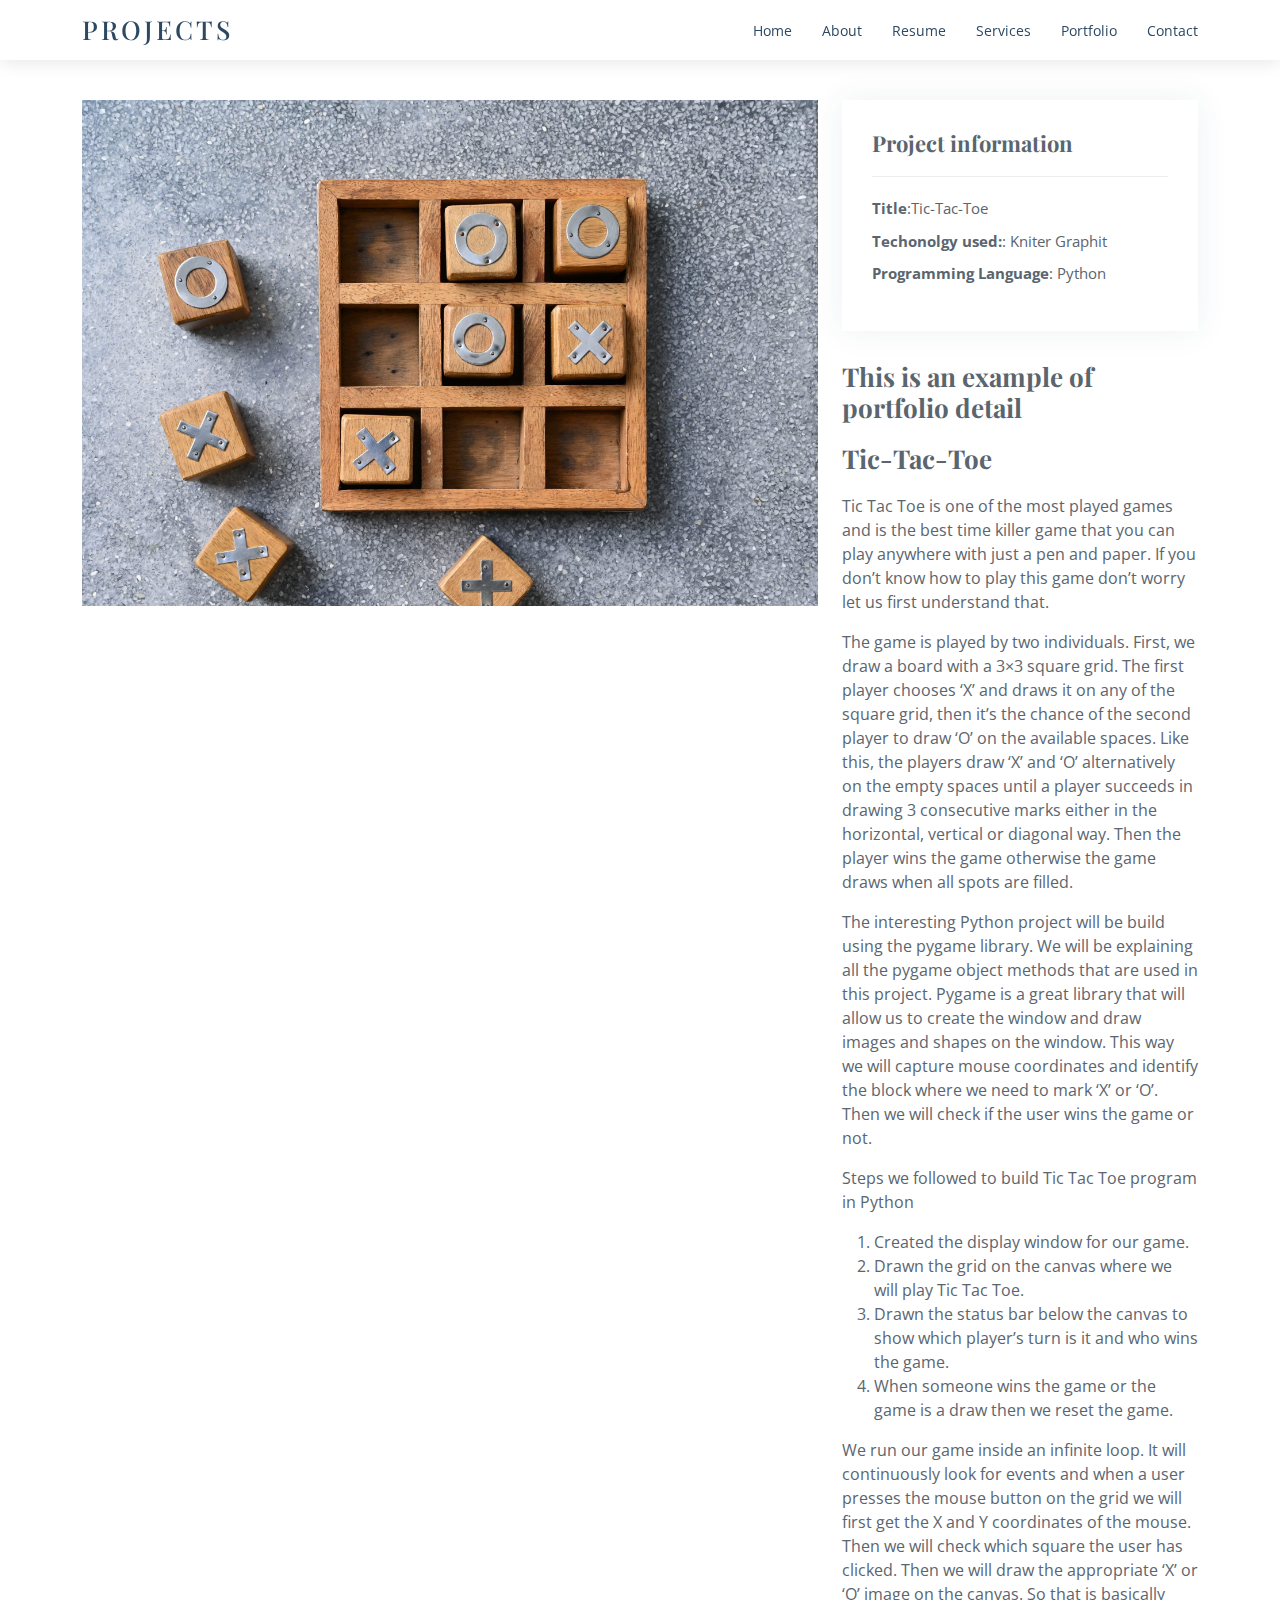
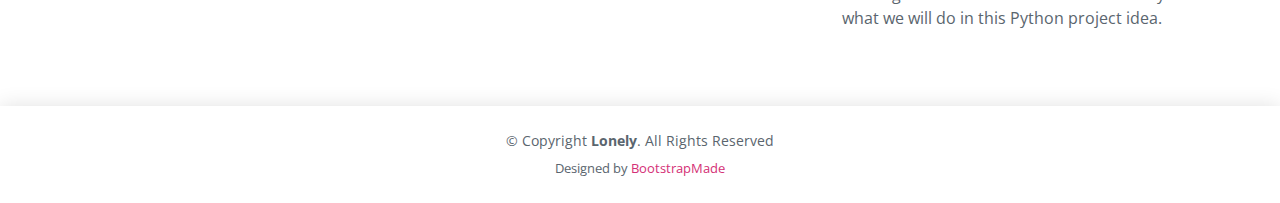
<file: proj.html>
<!DOCTYPE html>
<html lang="en">

<head>
  <meta charset="utf-8">
  <meta content="width=device-width, initial-scale=1.0" name="viewport">

  <title>Portfolio Details - Lonely Bootstrap Template</title>
  <meta content="" name="description">
  <meta content="" name="keywords">

  <!-- Favicons -->
  <link href="assets/img/favicon.png" rel="icon">
  <link href="assets/img/apple-touch-icon.png" rel="apple-touch-icon">

  <!-- Google Fonts -->
  <link href="https://fonts.googleapis.com/css?family=Open+Sans:300,300i,400,400i,600,600i,700,700i|Poppins:300,300i,400,400i,500,500i,600,600i,700,700i|Playfair+Display:400,400i,500,500i,600,600i,700,700i&subset=cyrillic" rel="stylesheet">

  <!-- Vendor CSS Files -->
  <link href="assets/vendor/bootstrap/css/bootstrap.min.css" rel="stylesheet">
  <link href="assets/vendor/bootstrap-icons/bootstrap-icons.css" rel="stylesheet">
  <link href="assets/vendor/boxicons/css/boxicons.min.css" rel="stylesheet">
  <link href="assets/vendor/glightbox/css/glightbox.min.css" rel="stylesheet">
  <link href="assets/vendor/swiper/swiper-bundle.min.css" rel="stylesheet">

  <!-- Template Main CSS File -->
  <link href="assets/css/style.css" rel="stylesheet">

  <!-- =======================================================
  * Template Name: Lonely - v4.3.0
  * Template URL: https://bootstrapmade.com/free-html-bootstrap-template-lonely/
  * Author: BootstrapMade.com
  * License: https://bootstrapmade.com/license/
  ======================================================== -->
</head>

<body>

  <!-- ======= Header ======= -->
  <header id="header" class="d-flex align-items-center">
    <div class="container d-flex align-items-center justify-content-between">

      <div class="logo">
        <h1><a href="index.html">Projects</a></h1>
        <!-- Uncomment below if you prefer to use an image logo -->
        <!-- <a href="index.html"><img src="assets/img/logo.png" alt="" class="img-fluid"></a>-->
      </div>

      <nav id="navbar" class="navbar">
        <ul>
          <li><a class="nav-link scrollto " href="#hero">Home</a></li>
          <li><a class="nav-link scrollto" href="#about">About</a></li>
          <li><a class="nav-link scrollto" href="#resume">Resume</a></li>
          <li><a class="nav-link scrollto" href="#services">Services</a></li>
          <li><a class="nav-link scrollto" href="#portfolio">Portfolio</a></li>
          
          <li><a class="nav-link scrollto" href="#contact">Contact</a></li>
        </ul>
        <i class="bi bi-list mobile-nav-toggle"></i>
      </nav><!-- .navbar -->

    </div>
  </header><!-- End Header -->

  <main id="main">

    <!-- ======= Breadcrumbs Section ======= -->
    <!-- <section class="breadcrumbs">
      <div class="container">

        <div class="d-flex justify-content-between align-items-center">
          <h2>Portfolio Details</h2>
          <ol>
            <li><a href="index.html">Home</a></li>
            <li><a href="portfolio.html">Portfolio</a></li>
            <li>Portfolio Details</li>
          </ol>
        </div>

      </div>
    </section>Breadcrumbs Section -->

    <!-- ======= Portfolio Details Section ======= -->
    <section id="portfolio-details" class="portfolio-details">
      <div class="container">

        <div class="row gy-4">

          <div class="col-lg-8">
            <div class="portfolio-details-slider swiper-container">
              <div class="swiper-wrapper align-items-center">

                <div >
                  <!-- C:\Users\MANASWITHA\OneDrive\Desktop\clyde-master\assets\images\portfolio\g1.jpg -->
                  <img src="assets/images/portfolio/g1.jpg" alt="">
                </div>

                <!-- <div class="swiper-slide">
                  <img src="assets/img/portfolio/portfolio-2.jpg" alt="">
                </div>

                <div class="swiper-slide">
                  <img src="assets/img/portfolio/portfolio-3.jpg" alt="">
                </div> -->

              </div>
              <div class="swiper-pagination"></div>
            </div>
          </div>

          <div class="col-lg-4">
            <div class="portfolio-info">
              <h3>Project information</h3>
              <ul>
                <li><strong>Title</strong>:Tic-Tac-Toe </li>
                <li><strong>Techonolgy used:</strong>: Kniter Graphit</li>
                <li><strong>Programming Language</strong>: Python </li>
                <!-- <li><strong>Techonolgy</strong>: ASU Company</li>
                <li><strong>Project date</strong>: 01 March, 2020</li> -->
                <!-- <li><strong>Project URL</strong>: <a href="#">www.example.com</a></li> -->
              </ul>
            </div>
            <div class="portfolio-description">
              <h2>This is an example of portfolio detail</h2>
              <h2>Tic-Tac-Toe</h2>
                            <p>Tic Tac Toe is one of the most played games and is the best time killer game that you can play 
                                anywhere with just a pen and paper. If you don’t know how to play this game don’t worry let us 
                                first understand that.</p>       
                            
                            <p>The game is played by two individuals. First, we draw a board with a 3×3 square grid. The first player 
                                chooses ‘X’ and draws it on any of the square grid, then it’s the chance of the second player to draw ‘O’ 
                                on the available spaces. Like this, the players draw ‘X’ and ‘O’ alternatively on the empty spaces until a 
                                player succeeds in drawing 3 consecutive marks either in the horizontal, vertical or diagonal way. 
                                Then the player wins the game otherwise the game draws when all spots are filled.</p>  
                                
                            <p>The interesting Python project will be build using the pygame library. We will be explaining all the pygame 
                                object methods that are used in this project. Pygame is a great library that will allow us to create the 
                                window and draw images and shapes on the window. This way we will capture mouse coordinates and identify 
                                the block where we need to mark ‘X’ or ‘O’. Then we will check if the user wins the game or not.</p>
                            
                            <p>Steps we followed to build Tic Tac Toe program in Python
                            <ol>
                            <li>Created the display window for our game.</li>
                            <li> Drawn the grid on the canvas where we will play Tic Tac Toe.</li>
                            <li> Drawn the status bar below the canvas to show which player’s turn is it and who wins the game.</li>
                            <li> When someone wins the game or the game is a draw then we reset the game.</li></ol></p>

                            <p>We run our game inside an infinite loop. It will continuously look for events and when a user 
                                presses the mouse button on the grid we will first get the X and Y coordinates of the mouse. Then we will 
                                check which square the user has clicked. Then we will draw the appropriate ‘X’ or ‘O’ image on the canvas. 
                                So that is basically what we will do in this Python project idea.</p>
            </div>
          </div>

        </div>

      </div>
    </section><!-- End Portfolio Details Section -->

  </main><!-- End #main -->

  <!-- ======= Footer ======= -->
  <footer id="footer">
    <div class="container">
      <div class="copyright">
        &copy; Copyright <strong><span>Lonely</span></strong>. All Rights Reserved
      </div>
      <div class="credits">
        <!-- All the links in the footer should remain intact. -->
        <!-- You can delete the links only if you purchased the pro version. -->
        <!-- Licensing information: https://bootstrapmade.com/license/ -->
        <!-- Purchase the pro version with working PHP/AJAX contact form: https://bootstrapmade.com/free-html-bootstrap-template-lonely/ -->
        Designed by <a href="https://bootstrapmade.com/">BootstrapMade</a>
      </div>
    </div>
  </footer><!-- End  Footer -->

  <a href="#" class="back-to-top d-flex align-items-center justify-content-center"><i class="bi bi-arrow-up-short"></i></a>

  <!-- Vendor JS Files -->
  <script src="assets/vendor/bootstrap/js/bootstrap.bundle.min.js"></script>
  <script src="assets/vendor/glightbox/js/glightbox.min.js"></script>
  <script src="assets/vendor/isotope-layout/isotope.pkgd.min.js"></script>
  <script src="assets/vendor/php-email-form/validate.js"></script>
  <script src="assets/vendor/purecounter/purecounter.js"></script>
  <script src="assets/vendor/swiper/swiper-bundle.min.js"></script>
  <script src="assets/vendor/waypoints/noframework.waypoints.js"></script>

  <!-- Template Main JS File -->
  <script src="assets/js/main.js"></script>

</body>

</html>
</file>
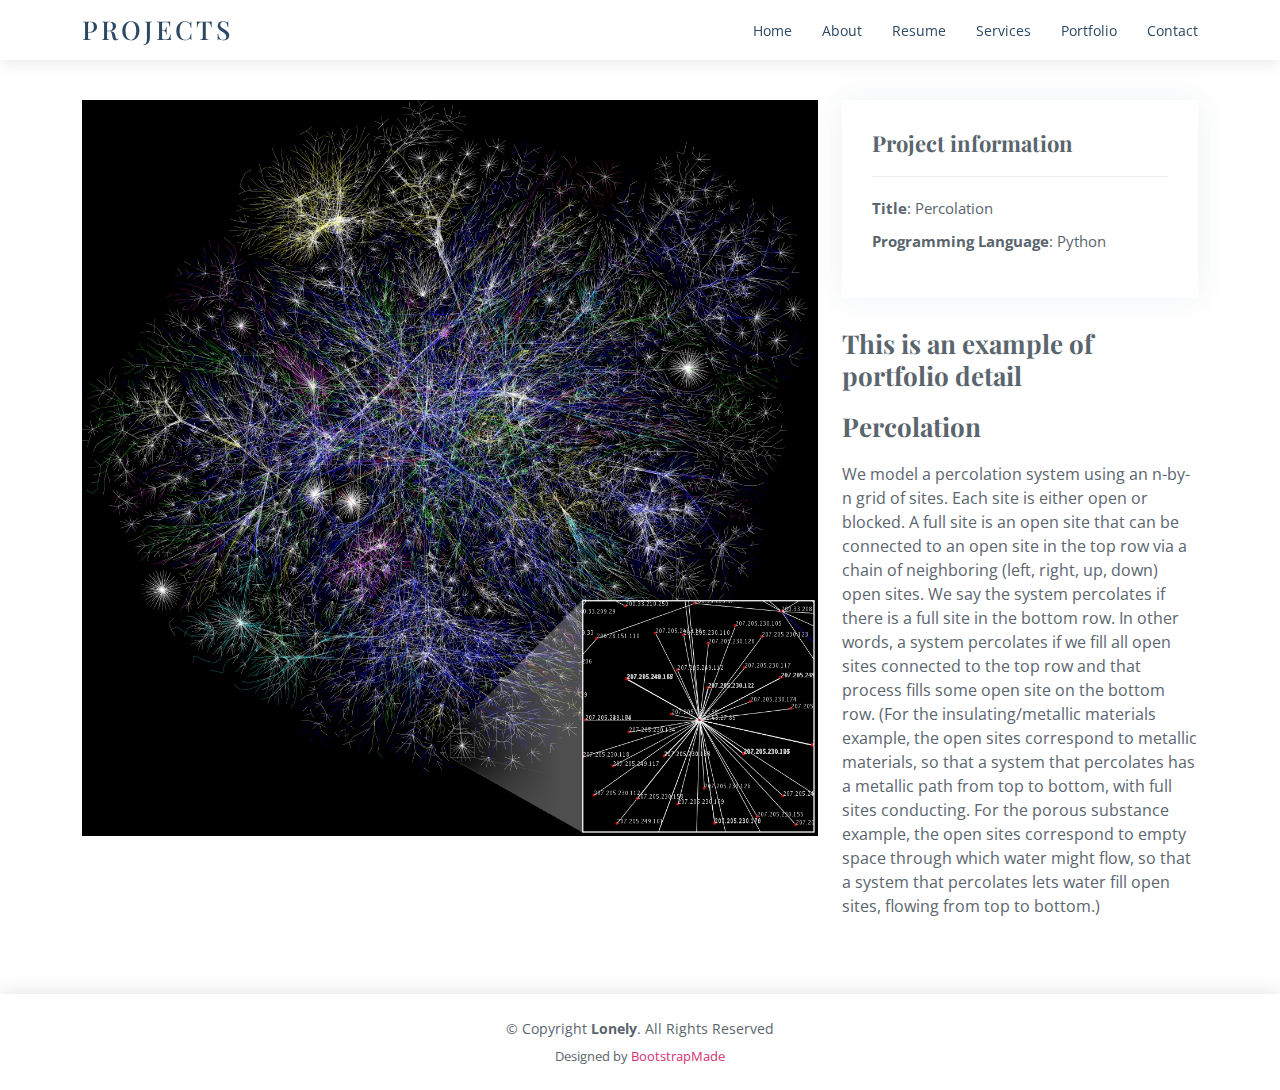
<file: proj2.html>
<!DOCTYPE html>
<html lang="en">

<head>
  <meta charset="utf-8">
  <meta content="width=device-width, initial-scale=1.0" name="viewport">

  <title>Portfolio Details - Lonely Bootstrap Template</title>
  <meta content="" name="description">
  <meta content="" name="keywords">

  <!-- Favicons -->
  <link href="assets/img/favicon.png" rel="icon">
  <link href="assets/img/apple-touch-icon.png" rel="apple-touch-icon">

  <!-- Google Fonts -->
  <link href="https://fonts.googleapis.com/css?family=Open+Sans:300,300i,400,400i,600,600i,700,700i|Poppins:300,300i,400,400i,500,500i,600,600i,700,700i|Playfair+Display:400,400i,500,500i,600,600i,700,700i&subset=cyrillic" rel="stylesheet">

  <!-- Vendor CSS Files -->
  <link href="assets/vendor/bootstrap/css/bootstrap.min.css" rel="stylesheet">
  <link href="assets/vendor/bootstrap-icons/bootstrap-icons.css" rel="stylesheet">
  <link href="assets/vendor/boxicons/css/boxicons.min.css" rel="stylesheet">
  <link href="assets/vendor/glightbox/css/glightbox.min.css" rel="stylesheet">
  <link href="assets/vendor/swiper/swiper-bundle.min.css" rel="stylesheet">

  <!-- Template Main CSS File -->
  <link href="assets/css/style.css" rel="stylesheet">

  <!-- =======================================================
  * Template Name: Lonely - v4.3.0
  * Template URL: https://bootstrapmade.com/free-html-bootstrap-template-lonely/
  * Author: BootstrapMade.com
  * License: https://bootstrapmade.com/license/
  ======================================================== -->
</head>

<body>

  <!-- ======= Header ======= -->
  <header id="header" class="d-flex align-items-center">
    <div class="container d-flex align-items-center justify-content-between">

      <div class="logo">
        <h1><a href="index.html">Projects</a></h1>
        <!-- Uncomment below if you prefer to use an image logo -->
        <!-- <a href="index.html"><img src="assets/img/logo.png" alt="" class="img-fluid"></a>-->
      </div>

      <nav id="navbar" class="navbar">
        <ul>
          <li><a class="nav-link scrollto " href="#hero">Home</a></li>
          <li><a class="nav-link scrollto" href="#about">About</a></li>
          <li><a class="nav-link scrollto" href="#resume">Resume</a></li>
          <li><a class="nav-link scrollto" href="#services">Services</a></li>
          <li><a class="nav-link scrollto" href="#portfolio">Portfolio</a></li>
          
          <li><a class="nav-link scrollto" href="#contact">Contact</a></li>
        </ul>
        <i class="bi bi-list mobile-nav-toggle"></i>
      </nav><!-- .navbar -->

    </div>
  </header><!-- End Header -->

  <main id="main">

    <!-- ======= Breadcrumbs Section ======= -->
    <!-- <section class="breadcrumbs">
      <div class="container">

        <div class="d-flex justify-content-between align-items-center">
          <h2>Portfolio Details</h2>
          <ol>
            <li><a href="index.html">Home</a></li>
            <li><a href="portfolio.html">Portfolio</a></li>
            <li>Portfolio Details</li>
          </ol>
        </div>

      </div>
    </section>Breadcrumbs Section -->

    <!-- ======= Portfolio Details Section ======= -->
    <section id="portfolio-details" class="portfolio-details">
      <div class="container">

        <div class="row gy-4">

          <div class="col-lg-8">
            <div class="portfolio-details-slider swiper-container">
              <div class="swiper-wrapper align-items-center">

                <div >
                  <!-- C:\Users\MANASWITHA\OneDrive\Desktop\clyde-master\assets\images\portfolio\g1.jpg -->
                  <img src="assets/images/portfolio/g5.jpg" alt="">
                </div>

                <!-- <div class="swiper-slide">
                  <img src="assets/img/portfolio/portfolio-2.jpg" alt="">
                </div>

                <div class="swiper-slide">
                  <img src="assets/img/portfolio/portfolio-3.jpg" alt="">
                </div> -->

              </div>
              <div class="swiper-pagination"></div>
            </div>
          </div>

          <div class="col-lg-4">
            <div class="portfolio-info">
              <h3>Project information</h3>
              <ul>
                <li><strong>Title</strong>: Percolation</li>
                <!-- <li><strong>Techonolgy used:</strong>: Kniter Graphit</li> -->
                <li><strong>Programming Language</strong>: Python </li>
                <!-- <li><strong>Techonolgy</strong>: ASU Company</li>
                <li><strong>Project date</strong>: 01 March, 2020</li> -->
                <!-- <li><strong>Project URL</strong>: <a href="#">www.example.com</a></li> -->
              </ul>
            </div>
            <div class="portfolio-description">
              <h2>This is an example of portfolio detail</h2>
              <h2>Percolation</h2>
              <p>We model a percolation system using an n-by-n grid of sites. Each site is either open or blocked. A full site is an open site that can be connected to an open site in the top row via a chain of neighboring (left, right, up, down) open sites. We say the system percolates if there is a full site in the bottom row. In other words, a system percolates if we fill all open sites connected to the top row and that process fills some open site on the bottom row. (For the insulating/metallic materials example, the open sites correspond to metallic materials, so that a system that percolates has a metallic path from top to bottom, with full sites conducting. For the porous substance example, the open sites correspond to empty space through which water might flow, so that a system that percolates lets water fill open sites, flowing from top to bottom.)</p>       
            </div>
          </div>

        </div>

      </div>
    </section><!-- End Portfolio Details Section -->

  </main><!-- End #main -->

  <!-- ======= Footer ======= -->
  <footer id="footer">
    <div class="container">
      <div class="copyright">
        &copy; Copyright <strong><span>Lonely</span></strong>. All Rights Reserved
      </div>
      <div class="credits">
        <!-- All the links in the footer should remain intact. -->
        <!-- You can delete the links only if you purchased the pro version. -->
        <!-- Licensing information: https://bootstrapmade.com/license/ -->
        <!-- Purchase the pro version with working PHP/AJAX contact form: https://bootstrapmade.com/free-html-bootstrap-template-lonely/ -->
        Designed by <a href="https://bootstrapmade.com/">BootstrapMade</a>
      </div>
    </div>
  </footer><!-- End  Footer -->

  <a href="#" class="back-to-top d-flex align-items-center justify-content-center"><i class="bi bi-arrow-up-short"></i></a>

  <!-- Vendor JS Files -->
  <script src="assets/vendor/bootstrap/js/bootstrap.bundle.min.js"></script>
  <script src="assets/vendor/glightbox/js/glightbox.min.js"></script>
  <script src="assets/vendor/isotope-layout/isotope.pkgd.min.js"></script>
  <script src="assets/vendor/php-email-form/validate.js"></script>
  <script src="assets/vendor/purecounter/purecounter.js"></script>
  <script src="assets/vendor/swiper/swiper-bundle.min.js"></script>
  <script src="assets/vendor/waypoints/noframework.waypoints.js"></script>

  <!-- Template Main JS File -->
  <script src="assets/js/main.js"></script>

</body>

</html>
</file>
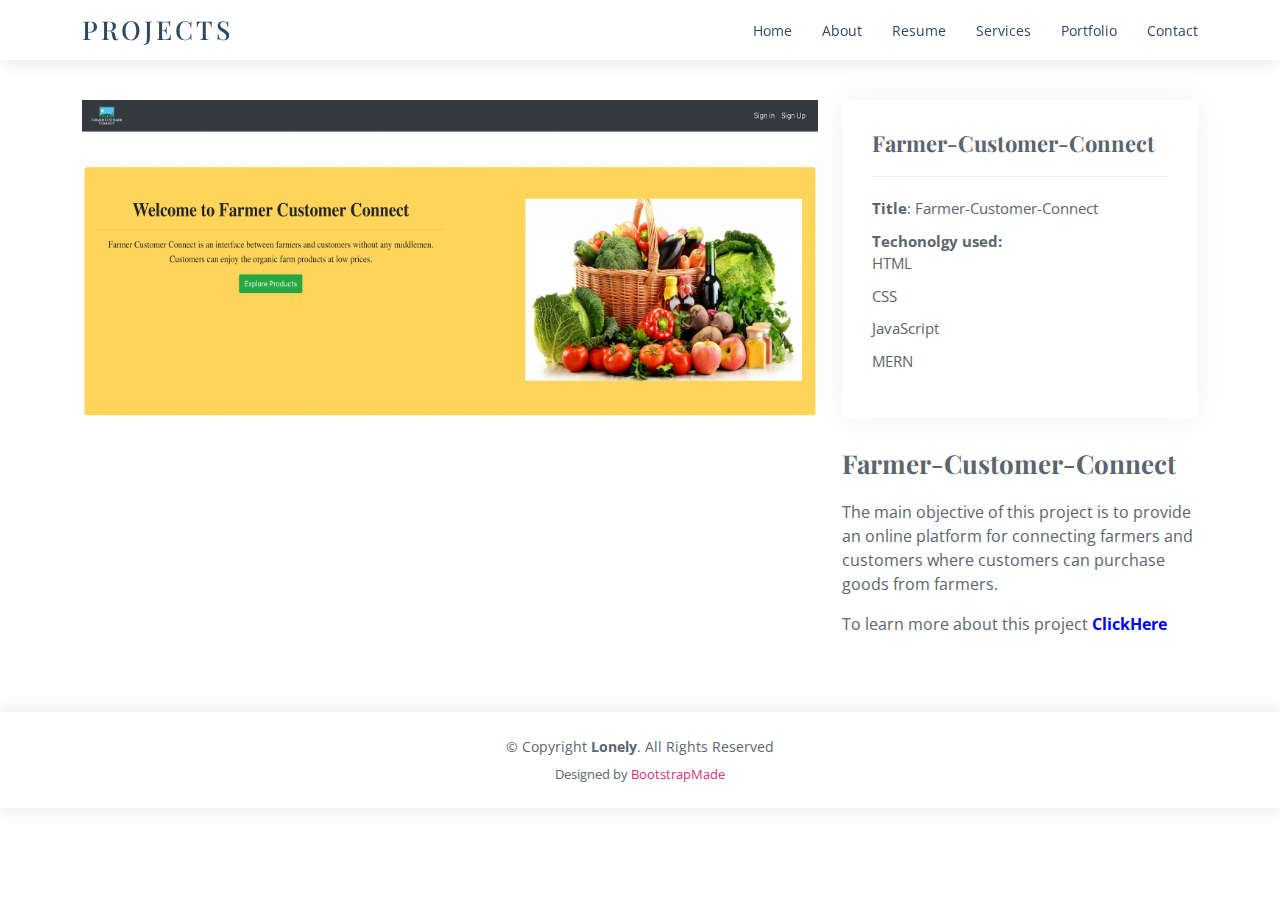
<file: proj3.html>
<!DOCTYPE html>
<html lang="en">

<head>
  <meta charset="utf-8">
  <meta content="width=device-width, initial-scale=1.0" name="viewport">

  <title>Portfolio Details - Lonely Bootstrap Template</title>
  <meta content="" name="description">
  <meta content="" name="keywords">

  <!-- Favicons -->
  <link href="assets/img/favicon.png" rel="icon">
  <link href="assets/img/apple-touch-icon.png" rel="apple-touch-icon">

  <!-- Google Fonts -->
  <link href="https://fonts.googleapis.com/css?family=Open+Sans:300,300i,400,400i,600,600i,700,700i|Poppins:300,300i,400,400i,500,500i,600,600i,700,700i|Playfair+Display:400,400i,500,500i,600,600i,700,700i&subset=cyrillic" rel="stylesheet">

  <!-- Vendor CSS Files -->
  <link href="assets/vendor/bootstrap/css/bootstrap.min.css" rel="stylesheet">
  <link href="assets/vendor/bootstrap-icons/bootstrap-icons.css" rel="stylesheet">
  <link href="assets/vendor/boxicons/css/boxicons.min.css" rel="stylesheet">
  <link href="assets/vendor/glightbox/css/glightbox.min.css" rel="stylesheet">
  <link href="assets/vendor/swiper/swiper-bundle.min.css" rel="stylesheet">

  <!-- Template Main CSS File -->
  <link href="assets/css/style.css" rel="stylesheet">

  <!-- =======================================================
  * Template Name: Lonely - v4.3.0
  * Template URL: https://bootstrapmade.com/free-html-bootstrap-template-lonely/
  * Author: BootstrapMade.com
  * License: https://bootstrapmade.com/license/
  ======================================================== -->
</head>

<body>

  <!-- ======= Header ======= -->
  <header id="header" class="d-flex align-items-center">
    <div class="container d-flex align-items-center justify-content-between">

      <div class="logo">
        <h1><a href="index.html">Projects</a></h1>
        <!-- Uncomment below if you prefer to use an image logo -->
        <!-- <a href="index.html"><img src="assets/img/logo.png" alt="" class="img-fluid"></a>-->
      </div>

      <nav id="navbar" class="navbar">
        <ul>
          <li><a class="nav-link scrollto " href="#hero">Home</a></li>
          <li><a class="nav-link scrollto" href="#about">About</a></li>
          <li><a class="nav-link scrollto" href="#resume">Resume</a></li>
          <li><a class="nav-link scrollto" href="#services">Services</a></li>
          <li><a class="nav-link scrollto" href="#portfolio">Portfolio</a></li>
          
          <li><a class="nav-link scrollto" href="#contact">Contact</a></li>
        </ul>
        <i class="bi bi-list mobile-nav-toggle"></i>
      </nav><!-- .navbar -->

    </div>
  </header><!-- End Header -->

  <main id="main">

    <!-- ======= Breadcrumbs Section ======= -->
    <!-- <section class="breadcrumbs">
      <div class="container">

        <div class="d-flex justify-content-between align-items-center">
          <h2>Portfolio Details</h2>
          <ol>
            <li><a href="index.html">Home</a></li>
            <li><a href="portfolio.html">Portfolio</a></li>
            <li>Portfolio Details</li>
          </ol>
        </div>

      </div>
    </section>Breadcrumbs Section -->

    <!-- ======= Portfolio Details Section ======= -->
    <section id="portfolio-details" class="portfolio-details">
      <div class="container">

        <div class="row gy-4">

          <div class="col-lg-8">
            <div class="portfolio-details-slider swiper-container">
              <div class="swiper-wrapper align-items-center">

                <div >
                  <!-- C:\Users\MANASWITHA\OneDrive\Desktop\clyde-master\assets\images\portfolio\g1.jpg -->
                  <img src="assets/images/portfolio/fcc_home.png" alt="">
                </div>

                <!-- <div class="swiper-slide">
                  <img src="assets/img/portfolio/portfolio-2.jpg" alt="">
                </div>

                <div class="swiper-slide">
                  <img src="assets/img/portfolio/portfolio-3.jpg" alt="">
                </div> -->

              </div>
              <div class="swiper-pagination"></div>
            </div>
          </div>

          <div class="col-lg-4">
            <div class="portfolio-info">
              <h3>Farmer-Customer-Connect</h3>
              <ul>
                <li><strong>Title</strong>: Farmer-Customer-Connect</li>
                <li><strong>Techonolgy used:</strong></li>
                <ul>
                    <li><span>HTML</span></li>
                    <li><span>CSS</span></li>
                    <li><span>JavaScript</span></li>
                    <li><span>MERN</span></li>
                </ul>
                <!-- <li><strong>Programming Language</strong>: Python </li> -->
                <!-- <li><strong>Techonolgy</strong>: ASU Company</li>
                <li><strong>Project date</strong>: 01 March, 2020</li> -->
                <!-- <li><strong>Project URL</strong>: <a href="#">www.example.com</a></li> -->
              </ul>
            </div>

            <div class="portfolio-description">
                <h2>Farmer-Customer-Connect</h2>
                            <p>The main objective of this project is to provide an online platform for connecting farmers and customers where customers can purchase goods from farmers.</p>       
                            
                            <!-- <p><strong>Description: </strong><br>
                                1. The Farmer Customer Connect is a web application and an E-Commerce website which can be used by both farmers and customers to buy and sell vegetables, dairy products, fruits etc.<br>
                                2. In this Web application farmers can register themselves and sell their produce at a suitable price.<br>
                                3. Customers can also buy various vegetables, dairy products, and fruits from their home for a nominal price.<br>
                                4. This Web application connects both farmer’s and customer’s digitally making it easier for farmers to sell their products at ease without any intermediate buyers.
                                5. This Web application mainly aims to remove the middlemen so that the farmer’s can sell their products at a suitable price.</p> 
                            -->
                            <p>To learn more about this project <a href="https://manaswitha-sudo.github.io/WorkPortfoilo/" style="color:rgb(0, 0, 255);"><strong>ClickHere</strong> </a></p>


            </div>
          </div>

        </div>

      </div>
    </section><!-- End Portfolio Details Section -->

  </main><!-- End #main -->

  <!-- ======= Footer ======= -->
  <footer id="footer">
    <div class="container">
      <div class="copyright">
        &copy; Copyright <strong><span>Lonely</span></strong>. All Rights Reserved
      </div>
      <div class="credits">
        <!-- All the links in the footer should remain intact. -->
        <!-- You can delete the links only if you purchased the pro version. -->
        <!-- Licensing information: https://bootstrapmade.com/license/ -->
        <!-- Purchase the pro version with working PHP/AJAX contact form: https://bootstrapmade.com/free-html-bootstrap-template-lonely/ -->
        Designed by <a href="https://bootstrapmade.com/">BootstrapMade</a>
      </div>
    </div>
  </footer><!-- End  Footer -->

  <a href="#" class="back-to-top d-flex align-items-center justify-content-center"><i class="bi bi-arrow-up-short"></i></a>

  <!-- Vendor JS Files -->
  <script src="assets/vendor/bootstrap/js/bootstrap.bundle.min.js"></script>
  <script src="assets/vendor/glightbox/js/glightbox.min.js"></script>
  <script src="assets/vendor/isotope-layout/isotope.pkgd.min.js"></script>
  <script src="assets/vendor/php-email-form/validate.js"></script>
  <script src="assets/vendor/purecounter/purecounter.js"></script>
  <script src="assets/vendor/swiper/swiper-bundle.min.js"></script>
  <script src="assets/vendor/waypoints/noframework.waypoints.js"></script>

  <!-- Template Main JS File -->
  <script src="assets/js/main.js"></script>

</body>

</html>
</file>
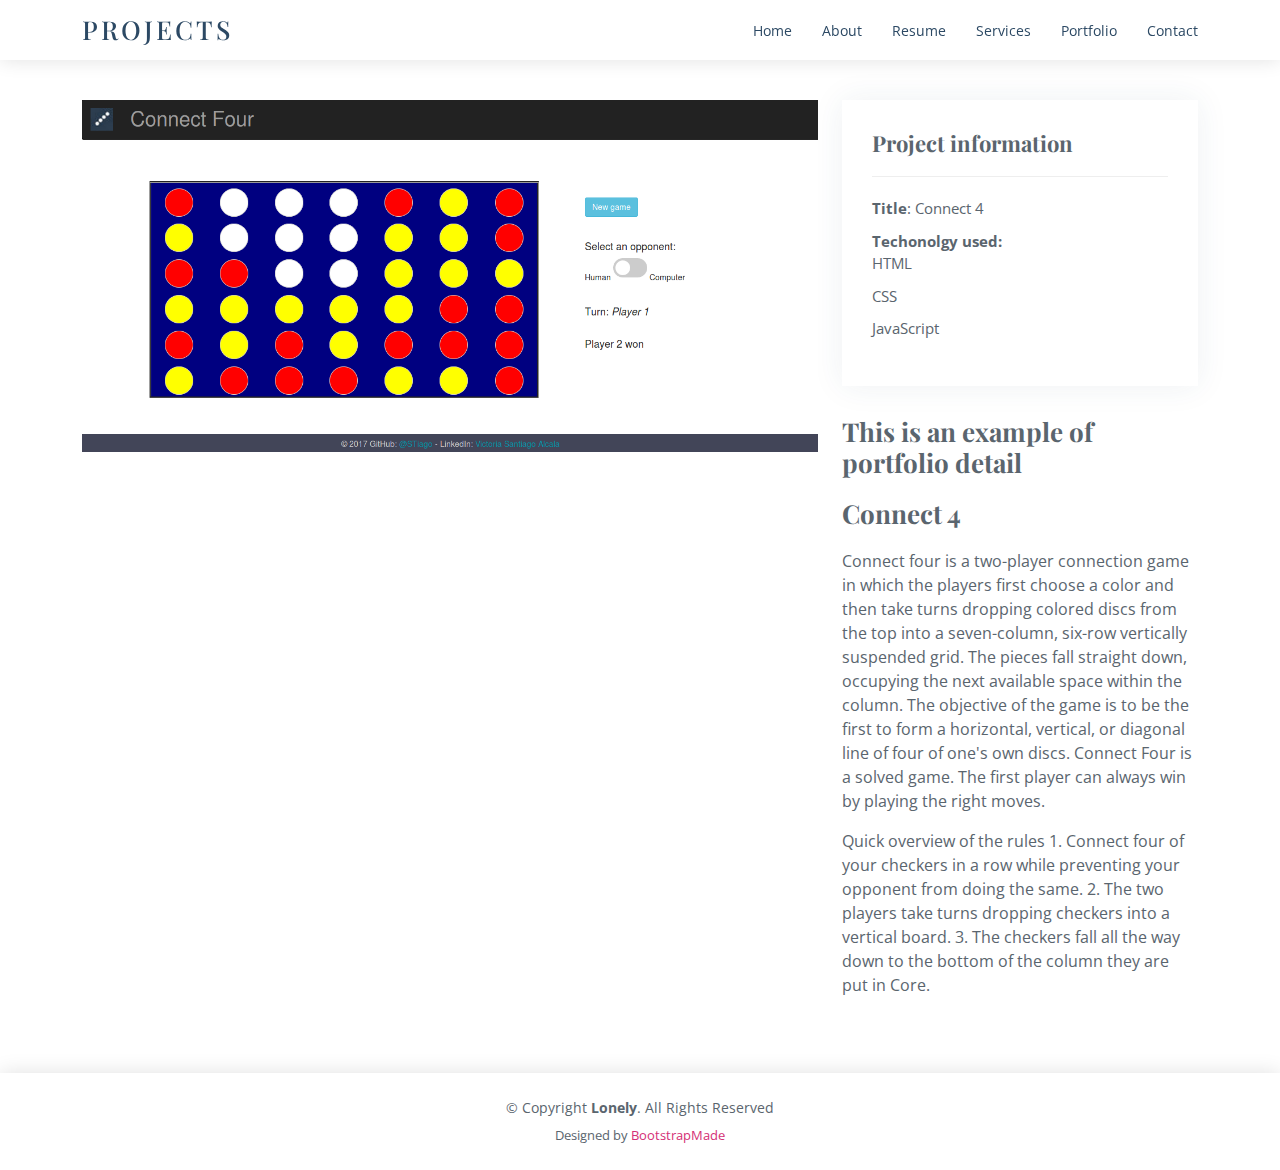
<file: proj4.html>
<!DOCTYPE html>
<html lang="en">

<head>
  <meta charset="utf-8">
  <meta content="width=device-width, initial-scale=1.0" name="viewport">

  <title>Portfolio Details - Lonely Bootstrap Template</title>
  <meta content="" name="description">
  <meta content="" name="keywords">

  <!-- Favicons -->
  <link href="assets/img/favicon.png" rel="icon">
  <link href="assets/img/apple-touch-icon.png" rel="apple-touch-icon">

  <!-- Google Fonts -->
  <link href="https://fonts.googleapis.com/css?family=Open+Sans:300,300i,400,400i,600,600i,700,700i|Poppins:300,300i,400,400i,500,500i,600,600i,700,700i|Playfair+Display:400,400i,500,500i,600,600i,700,700i&subset=cyrillic" rel="stylesheet">

  <!-- Vendor CSS Files -->
  <link href="assets/vendor/bootstrap/css/bootstrap.min.css" rel="stylesheet">
  <link href="assets/vendor/bootstrap-icons/bootstrap-icons.css" rel="stylesheet">
  <link href="assets/vendor/boxicons/css/boxicons.min.css" rel="stylesheet">
  <link href="assets/vendor/glightbox/css/glightbox.min.css" rel="stylesheet">
  <link href="assets/vendor/swiper/swiper-bundle.min.css" rel="stylesheet">

  <!-- Template Main CSS File -->
  <link href="assets/css/style.css" rel="stylesheet">

  <!-- =======================================================
  * Template Name: Lonely - v4.3.0
  * Template URL: https://bootstrapmade.com/free-html-bootstrap-template-lonely/
  * Author: BootstrapMade.com
  * License: https://bootstrapmade.com/license/
  ======================================================== -->
</head>

<body>

  <!-- ======= Header ======= -->
  <header id="header" class="d-flex align-items-center">
    <div class="container d-flex align-items-center justify-content-between">

      <div class="logo">
        <h1><a href="index.html">Projects</a></h1>
        <!-- Uncomment below if you prefer to use an image logo -->
        <!-- <a href="index.html"><img src="assets/img/logo.png" alt="" class="img-fluid"></a>-->
      </div>

      <nav id="navbar" class="navbar">
        <ul>
          <li><a class="nav-link scrollto " href="#hero">Home</a></li>
          <li><a class="nav-link scrollto" href="#about">About</a></li>
          <li><a class="nav-link scrollto" href="#resume">Resume</a></li>
          <li><a class="nav-link scrollto" href="#services">Services</a></li>
          <li><a class="nav-link scrollto" href="#portfolio">Portfolio</a></li>
          
          <li><a class="nav-link scrollto" href="#contact">Contact</a></li>
        </ul>
        <i class="bi bi-list mobile-nav-toggle"></i>
      </nav><!-- .navbar -->

    </div>
  </header><!-- End Header -->

  <main id="main">

    <!-- ======= Breadcrumbs Section ======= -->
    <!-- <section class="breadcrumbs">
      <div class="container">

        <div class="d-flex justify-content-between align-items-center">
          <h2>Portfolio Details</h2>
          <ol>
            <li><a href="index.html">Home</a></li>
            <li><a href="portfolio.html">Portfolio</a></li>
            <li>Portfolio Details</li>
          </ol>
        </div>

      </div>
    </section>Breadcrumbs Section -->

    <!-- ======= Portfolio Details Section ======= -->
    <section id="portfolio-details" class="portfolio-details">
      <div class="container">

        <div class="row gy-4">

          <div class="col-lg-8">
            <div class="portfolio-details-slider swiper-container">
              <div class="swiper-wrapper align-items-center">

                <div >
                  <!-- C:\Users\MANASWITHA\OneDrive\Desktop\clyde-master\assets\images\portfolio\g1.jpg -->
                  <img src="assets/images/portfolio/connect-4.png" alt="">
                </div>

                <!-- <div class="swiper-slide">
                  <img src="assets/img/portfolio/portfolio-2.jpg" alt="">
                </div>

                <div class="swiper-slide">
                  <img src="assets/img/portfolio/portfolio-3.jpg" alt="">
                </div> -->

              </div>
              <div class="swiper-pagination"></div>
            </div>
          </div>

          <div class="col-lg-4">
            <div class="portfolio-info">
              <h3>Project information</h3>
              <ul>
                <li><strong>Title</strong>: Connect 4</li>
                <li><strong>Techonolgy used:</strong></li>
                <ul>
                    <li><span>HTML</span></li>
                    <li><span>CSS</span></li>
                    <li><span>JavaScript</span></li>
                </ul>
                <!-- <li><strong>Programming Language</strong>: Python </li> -->
                <!-- <li><strong>Techonolgy</strong>: ASU Company</li>
                <li><strong>Project date</strong>: 01 March, 2020</li> -->
                <!-- <li><strong>Project URL</strong>: <a href="#">www.example.com</a></li> -->
              </ul>
            </div>
            <div class="portfolio-description">
              <h2>This is an example of portfolio detail</h2>
              <h2>Connect 4</h2>
              <p>Connect four is a two-player connection game in which the players first choose a color and then take turns dropping colored discs from the top into a seven-column, six-row vertically suspended grid. The pieces fall straight down, occupying the next available space within the column.

                  The objective of the game is to be the first to form a horizontal, vertical, or diagonal line of four of one's own discs. Connect Four is a solved game. The first player can always win by playing the right moves.</p>       
              
              <p>Quick overview of the rules
                  1. Connect four of your checkers in a row while preventing your opponent from doing the same.
                  2. The two players take turns dropping checkers into a vertical board.
                  3. The checkers fall all the way down to the bottom of the column they are put in Core.</p> 
            </div>
          </div>

        </div>

      </div>
    </section><!-- End Portfolio Details Section -->

  </main><!-- End #main -->

  <!-- ======= Footer ======= -->
  <footer id="footer">
    <div class="container">
      <div class="copyright">
        &copy; Copyright <strong><span>Lonely</span></strong>. All Rights Reserved
      </div>
      <div class="credits">
        <!-- All the links in the footer should remain intact. -->
        <!-- You can delete the links only if you purchased the pro version. -->
        <!-- Licensing information: https://bootstrapmade.com/license/ -->
        <!-- Purchase the pro version with working PHP/AJAX contact form: https://bootstrapmade.com/free-html-bootstrap-template-lonely/ -->
        Designed by <a href="https://bootstrapmade.com/">BootstrapMade</a>
      </div>
    </div>
  </footer><!-- End  Footer -->

  <a href="#" class="back-to-top d-flex align-items-center justify-content-center"><i class="bi bi-arrow-up-short"></i></a>

  <!-- Vendor JS Files -->
  <script src="assets/vendor/bootstrap/js/bootstrap.bundle.min.js"></script>
  <script src="assets/vendor/glightbox/js/glightbox.min.js"></script>
  <script src="assets/vendor/isotope-layout/isotope.pkgd.min.js"></script>
  <script src="assets/vendor/php-email-form/validate.js"></script>
  <script src="assets/vendor/purecounter/purecounter.js"></script>
  <script src="assets/vendor/swiper/swiper-bundle.min.js"></script>
  <script src="assets/vendor/waypoints/noframework.waypoints.js"></script>

  <!-- Template Main JS File -->
  <script src="assets/js/main.js"></script>

</body>

</html>
</file>
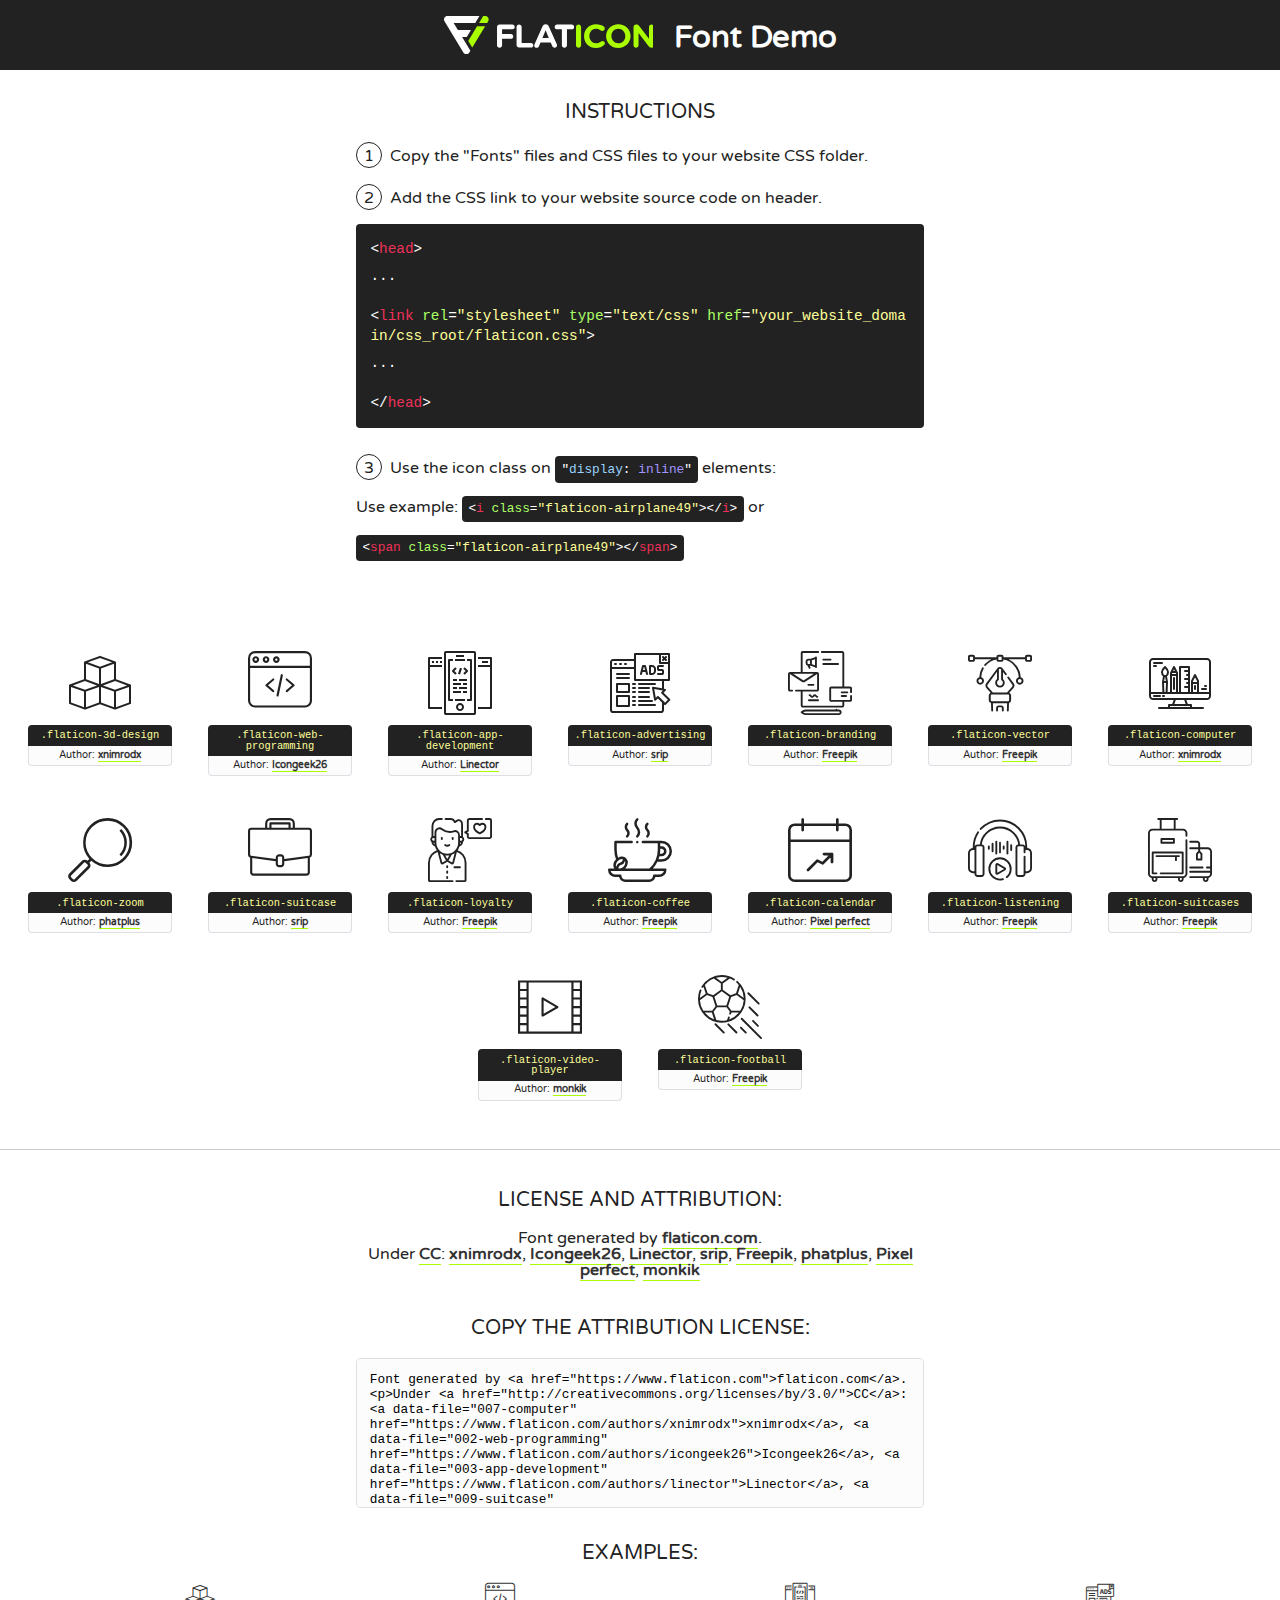
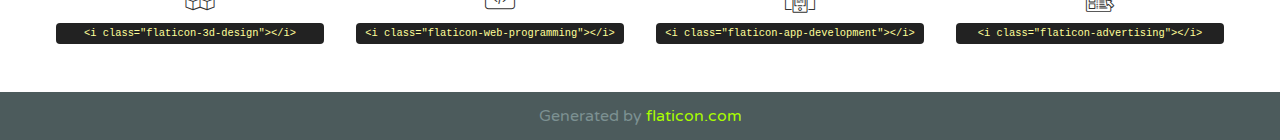
<file: fonts/flaticon/font/flaticon.html>
<!DOCTYPE html>
<!--
  Flaticon icon font: Flaticon
  Creation date: 03/07/2020 09:59
-->
<html>
<!DOCTYPE html>
<html>

<head>
    <title>Flaticon WebFont</title>
    <link href="http://fonts.googleapis.com/css?family=Varela+Round" rel="stylesheet" type="text/css" />
    <link rel="stylesheet" type="text/css" href="flaticon.css">
    <meta charset="UTF-8">
    <style>
    html, body, div, span, applet, object, iframe,
    h1, h2, h3, h4, h5, h6, p, blockquote, pre,
    a, abbr, acronym, address, big, cite, code,
    del, dfn, em, img, ins, kbd, q, s, samp,
    small, strike, strong, sub, sup, tt, var,
    b, u, i, center,
    dl, dt, dd, ol, ul, li,
    fieldset, form, label, legend,
    table, caption, tbody, tfoot, thead, tr, th, td,
    article, aside, canvas, details, embed, 
    figure, figcaption, footer, header, hgroup, 
    menu, nav, output, ruby, section, summary,
    time, mark, audio, video {
        margin: 0;
        padding: 0;
        border: 0;
        font-size: 100%;
        font: inherit;
        vertical-align: baseline;
    }
    /* HTML5 display-role reset for older browsers */
    article, aside, details, figcaption, figure, 
    footer, header, hgroup, menu, nav, section {
        display: block;
    }
    body {
        line-height: 1;
    }
    ol, ul {
        list-style: none;
    }
    blockquote, q {
        quotes: none;
    }
    blockquote:before, blockquote:after,
    q:before, q:after {
        content: '';
        content: none;
    }
    table {
        border-collapse: collapse;
        border-spacing: 0;
    }
    body {
        font-family: 'Varela Round', Helvetica, Arial, sans-serif;
        font-size: 16px;
        color: #222;
    }
    a {
        color: #333;
        border-bottom: 1px solid #a9fd00;
        font-weight: bold;
        text-decoration: none;
    }
    * {
        -moz-box-sizing: border-box;
        -webkit-box-sizing: border-box;
        box-sizing: border-box;
        margin: 0;
        padding: 0;
    }
    [class^="flaticon-"]:before, [class*=" flaticon-"]:before, [class^="flaticon-"]:after, [class*=" flaticon-"]:after {
        font-family: Flaticon;
        font-size: 30px;
        font-style: normal;
        margin-left: 20px;
        color: #333;
    }
    .wrapper {
        max-width: 600px;
        margin: auto;
        padding: 0 1em;
    }
    .title {
        font-size: 1.25em;
        text-align: center;
        margin-bottom: 1em;
        text-transform: uppercase;
    }
    header {
        text-align: center;
        background-color: #222;
        color: #fff;
        padding: 1em;
    }
    header .logo {
        width: 210px;
        height: 38px;
        display: inline-block;
        vertical-align: middle;
        margin-right: 1em;
        border: none;
    }
    header strong {
        font-size: 1.95em;
        font-weight: bold;
        vertical-align: middle;
        margin-top: 5px;
        display: inline-block;
    }
    .demo {
        margin: 2em auto;
        line-height: 1.25em;
    }
    .demo ul li {
        margin-bottom: 1em;
    }
    .demo ul li .num {
        color: #222;
        border-radius: 20px;
        display: inline-block;
        width: 26px;
        padding: 3px;
        height: 26px;
        text-align: center;
        margin-right: 0.5em;
        border: 1px solid #222;
    }
    .demo ul li code {
        background-color: #222;
        border-radius: 4px;
        padding: 0.25em 0.5em;
        display: inline-block;
        color: #fff;
        font-family: Consolas,Monaco,Lucida Console,Liberation Mono,DejaVu Sans Mono,Bitstream Vera Sans Mono,Courier New, monospace;
        font-weight: lighter;
        margin-top: 1em;
        font-size: 0.8em;
        word-break: break-all;
    }
    .demo ul li code.big {
        padding: 1em;
        font-size: 0.9em;
    }
    .demo ul li code .red {
        color: #EF3159;
    }
    .demo ul li code .green {
        color: #ACFF65;
    }
    .demo ul li code .yellow {
        color: #FFFF99;
    }
    .demo ul li code .blue {
        color: #99D3FF;
    }
    .demo ul li code .purple {
        color: #A295FF;
    }
    .demo ul li code .dots {
        margin-top: 0.5em;
        display: block;
    }
    #glyphs {
        border-bottom: 1px solid #ccc;
        padding: 2em 0;
        text-align: center;
    }
    .glyph {
        display: inline-block;
        width: 9em;
        margin: 1em;
        text-align: center;
        vertical-align: top;
        background: #FFF;
    }
    .glyph .glyph-icon {
        padding: 10px;
        display: block;
        font-family:"Flaticon";
        font-size: 64px;
        line-height: 1;
    }
    .glyph .glyph-icon:before {
        font-size: 64px;
        color: #222;
        margin-left: 0;
    }
    .class-name {
        font-size: 0.65em;
        background-color: #222;
        color: #fff;
        border-radius: 4px 4px 0 0;
        padding: 0.5em;
        color: #FFFF99;
        font-family: Consolas,Monaco,Lucida Console,Liberation Mono,DejaVu Sans Mono,Bitstream Vera Sans Mono,Courier New, monospace;
    }
    .author-name {
        font-size: 0.6em;
        background-color: #fcfcfd;
        border: 1px solid #DEDEE4;
        border-top: 0;
        border-radius: 0 0 4px 4px;
        padding: 0.5em;
    }
    .class-name:last-child {
        font-size: 10px;
        color:#888;
    }
    .class-name:last-child a {
        font-size: 10px;
        color:#555;
    }
    .class-name:last-child a:hover {
        color:#a9fd00;
    }
    .glyph > input {
        display: block;
        width: 100px;
        margin: 5px auto;
        text-align: center;
        font-size: 12px;
        cursor: text;
    }
    .glyph > input.icon-input {
        font-family:"Flaticon";
        font-size: 16px;
        margin-bottom: 10px;
    }
    .attribution .title {
        margin-top: 2em;
    }
    .attribution textarea {
        background-color: #fcfcfd;
        padding: 1em;
        border: none;
        box-shadow: none;
        border: 1px solid #DEDEE4;
        border-radius: 4px;
        resize: none;
        width: 100%;
        height: 150px;
        font-size: 0.8em;
        font-family: Consolas,Monaco,Lucida Console,Liberation Mono,DejaVu Sans Mono,Bitstream Vera Sans Mono,Courier New, monospace;
        -webkit-appearance: none;
    }
    .iconsuse {
        margin: 2em auto;
        text-align: center;
        max-width: 1200px;
    }
    .iconsuse:after {
        content: '';
        display: table;
        clear: both;
    }
    .iconsuse .image {
        float: left;
        width: 25%;
        padding: 0 1em;
    }
    .iconsuse .image p {
        margin-bottom: 1em;
    }
    .iconsuse .image span {
        display: block;
        font-size: 0.65em;
        background-color: #222;
        color: #fff;
        border-radius: 4px;
        padding: 0.5em;
        color: #FFFF99;
        margin-top: 1em;
        font-family: Consolas,Monaco,Lucida Console,Liberation Mono,DejaVu Sans Mono,Bitstream Vera Sans Mono,Courier New, monospace;
    }
    #footer {
        text-align: center;
        background-color: #4C5B5C;
        color: #7c9192;
        padding: 1em;
    }
    #footer a {
        border: none;
        color: #a9fd00;
        font-weight: normal;
    }
    @media (max-width: 960px) {
        .iconsuse .image {
            width: 50%;
        }
    }
    @media (max-width: 560px) {
        .iconsuse .image {
            width: 100%;
        }
    }
    </style>
</head>

<body class="characters-off">

    <header>
        <a href="https://www.flaticon.com" target="_blank" class="logo">
            <svg version="1.1" xmlns="http://www.w3.org/2000/svg" xmlns:xlink="http://www.w3.org/1999/xlink" xmlns:a="http://ns.adobe.com/AdobeSVGViewerExtensions/3.0/" viewBox="0 0 560.875 102.036" enable-background="new 0 0 560.875 102.036" xml:space="preserve">
                <defs>
                </defs>
                <g>
                    <g class="letters">
                        <path fill="#ffffff" d="M141.596,29.675c0-3.777,2.985-6.767,6.764-6.767h34.438c3.426,0,6.15,2.728,6.15,6.15
                        c0,3.43-2.724,6.149-6.15,6.149h-27.674v13.091h23.719c3.429,0,6.151,2.724,6.151,6.15c0,3.43-2.723,6.149-6.151,6.149h-23.719
                        v17.574c0,3.773-2.986,6.761-6.764,6.761c-3.779,0-6.764-2.989-6.764-6.761V29.675z"></path>
                        <path fill="#ffffff" d="M193.844,29.149c0-3.781,2.985-6.767,6.764-6.767c3.776,0,6.763,2.985,6.763,6.767v42.957h25.039
                        c3.426,0,6.149,2.726,6.149,6.153c0,3.425-2.723,6.15-6.149,6.15h-31.802c-3.779,0-6.764-2.986-6.764-6.768V29.149z"></path>
                        <path fill="#ffffff" d="M241.891,75.71l21.438-48.407c1.492-3.341,4.215-5.357,7.906-5.357h0.792
                        c3.686,0,6.323,2.017,7.815,5.357l21.439,48.407c0.436,0.967,0.701,1.845,0.701,2.723c0,3.602-2.809,6.501-6.414,6.501
                        c-3.161,0-5.269-1.845-6.499-4.655l-4.132-9.661h-27.059l-4.301,10.102c-1.144,2.631-3.426,4.214-6.237,4.214
                        c-3.517,0-6.24-2.81-6.24-6.325C241.1,77.64,241.451,76.677,241.891,75.71z M279.932,58.666l-8.521-20.297l-8.526,20.297H279.932
                        z"></path>
                        <path fill="#ffffff" d="M314.864,35.387H301.86c-3.429,0-6.239-2.813-6.239-6.238c0-3.429,2.811-6.24,6.239-6.24h39.533
                        c3.426,0,6.237,2.811,6.237,6.24c0,3.425-2.811,6.238-6.237,6.238h-13.001v42.785c0,3.773-2.99,6.761-6.764,6.761
                        c-3.779,0-6.764-2.989-6.764-6.761V35.387z"></path>
                        <path fill="#A9FD00" d="M352.615,29.149c0-3.781,2.985-6.767,6.767-6.767c3.774,0,6.761,2.985,6.761,6.767v49.024
                        c0,3.773-2.987,6.761-6.761,6.761c-3.781,0-6.767-2.989-6.767-6.761V29.149z"></path>
                        <path fill="#A9FD00" d="M374.132,53.836v-0.179c0-17.481,13.178-31.801,32.065-31.801c9.22,0,15.459,2.458,20.557,6.238
                        c1.402,1.054,2.637,2.985,2.637,5.357c0,3.692-2.985,6.59-6.681,6.59c-1.845,0-3.071-0.702-4.044-1.319
                        c-3.776-2.813-7.729-4.393-12.562-4.393c-10.364,0-17.831,8.611-17.831,19.154v0.173c0,10.542,7.291,19.329,17.831,19.329
                        c5.715,0,9.492-1.756,13.359-4.834c1.049-0.874,2.458-1.491,4.039-1.491c3.429,0,6.325,2.813,6.325,6.236
                        c0,2.106-1.056,3.78-2.282,4.834c-5.539,4.834-12.036,7.733-21.878,7.733C387.572,85.464,374.132,71.493,374.132,53.836z"></path>
                        <path fill="#A9FD00" d="M433.009,53.836v-0.179c0-17.481,13.79-31.801,32.766-31.801c18.981,0,32.592,14.143,32.592,31.628v0.173
                        c0,17.483-13.785,31.807-32.769,31.807C446.625,85.464,433.009,71.32,433.009,53.836z M484.224,53.836v-0.179
                        c0-10.539-7.725-19.326-18.626-19.326c-10.893,0-18.449,8.611-18.449,19.154v0.173c0,10.542,7.73,19.329,18.626,19.329
                        C476.676,72.986,484.224,64.378,484.224,53.836z"></path>
                        <path fill="#A9FD00" d="M506.233,29.321c0-3.774,2.99-6.763,6.767-6.763h1.401c3.252,0,5.183,1.583,7.029,3.953l26.093,34.265
                        V29.059c0-3.692,2.99-6.677,6.681-6.677c3.683,0,6.671,2.985,6.671,6.677v48.934c0,3.78-2.987,6.765-6.764,6.765h-0.436
                        c-3.257,0-5.188-1.581-7.034-3.953l-27.056-35.492v32.944c0,3.687-2.985,6.676-6.678,6.676c-3.683,0-6.673-2.989-6.673-6.676
                        V29.321z"></path>
                    </g>
                    <g class="insignia">
                        <path fill="#ffffff" d="M48.372,56.137h12.517l11.156-18.537H37.186L25.688,18.539h57.825L94.668,0H9.271
                        C5.925,0,2.842,1.801,1.198,4.716c-1.644,2.907-1.593,6.482,0.134,9.343l50.38,83.501c1.678,2.781,4.689,4.476,7.938,4.476
                        c3.246,0,6.257-1.695,7.935-4.476l2.898-4.804L48.372,56.137z"></path>
                        <g class="i">
                            <path fill="#A9FD00" d="M93.575,18.539h0.031v0.004l21.652,0.004l2.705-4.488c1.727-2.861,1.778-6.436,0.133-9.343
                            C116.454,1.801,113.371,0,110.026,0h-5.294L93.575,18.539z"></path>
                            <polygon fill="#A9FD00" points="88.291,27.356 64.725,66.486 75.519,84.404 109.942,27.356"></polygon>
                        </g>
                    </g>
                </g>
            </svg>
        </a>
        <strong>Font Demo</strong>
    </header>


    <section class="demo wrapper">

        <p class="title">Instructions</p>

        <ul>
            <li>
                <span class="num">1</span>Copy the "Fonts" files and CSS files to your website CSS folder.
            </li>
            <li>
                <span class="num">2</span>Add the CSS link to your website source code on header.
                <code class="big">
                    &lt;<span class="red">head</span>&gt;
                    <br/><span class="dots">...</span>
                    <br/>&lt;<span class="red">link</span> <span class="green">rel</span>=<span class="yellow">"stylesheet"</span> <span class="green">type</span>=<span class="yellow">"text/css"</span> <span class="green">href</span>=<span class="yellow">"your_website_domain/css_root/flaticon.css"</span>&gt;
                    <br/><span class="dots">...</span>
                    <br/>&lt;/<span class="red">head</span>&gt;
                </code>
            </li>

            <li>
                <p>
                    <span class="num">3</span>Use the icon class on <code>"<span class="blue">display</span>:<span class="purple"> inline</span>"</code> elements:
                    <br />
                    Use example: <code>&lt;<span class="red">i</span> <span class="green">class</span>=<span class="yellow">&quot;flaticon-airplane49&quot;</span>&gt;&lt;/<span class="red">i</span>&gt;</code> or <code>&lt;<span class="red">span</span> <span class="green">class</span>=<span class="yellow">&quot;flaticon-airplane49&quot;</span>&gt;&lt;/<span class="red">span</span>&gt;</code>
            </li>
        </ul>

    </section>




   <section id="glyphs">          
    
      
        <div class="glyph"><div class="glyph-icon flaticon-3d-design"></div>
            <div class="class-name">.flaticon-3d-design</div>
            <div class="author-name">Author: <a data-file="001-3d-design" href="https://www.flaticon.com/authors/xnimrodx">xnimrodx</a> </div> 
        </div>        
        
        <div class="glyph"><div class="glyph-icon flaticon-web-programming"></div>
            <div class="class-name">.flaticon-web-programming</div>
            <div class="author-name">Author: <a data-file="002-web-programming" href="https://www.flaticon.com/authors/icongeek26">Icongeek26</a> </div> 
        </div>        
        
        <div class="glyph"><div class="glyph-icon flaticon-app-development"></div>
            <div class="class-name">.flaticon-app-development</div>
            <div class="author-name">Author: <a data-file="003-app-development" href="https://www.flaticon.com/authors/linector">Linector</a> </div> 
        </div>        
        
        <div class="glyph"><div class="glyph-icon flaticon-advertising"></div>
            <div class="class-name">.flaticon-advertising</div>
            <div class="author-name">Author: <a data-file="004-advertising" href="https://www.flaticon.com/authors/srip">srip</a> </div> 
        </div>        
        
        <div class="glyph"><div class="glyph-icon flaticon-branding"></div>
            <div class="class-name">.flaticon-branding</div>
            <div class="author-name">Author: <a data-file="005-branding" href="http://www.freepik.com">Freepik</a> </div> 
        </div>        
        
        <div class="glyph"><div class="glyph-icon flaticon-vector"></div>
            <div class="class-name">.flaticon-vector</div>
            <div class="author-name">Author: <a data-file="006-vector" href="http://www.freepik.com">Freepik</a> </div> 
        </div>        
        
        <div class="glyph"><div class="glyph-icon flaticon-computer"></div>
            <div class="class-name">.flaticon-computer</div>
            <div class="author-name">Author: <a data-file="007-computer" href="https://www.flaticon.com/authors/xnimrodx">xnimrodx</a> </div> 
        </div>        
        
        <div class="glyph"><div class="glyph-icon flaticon-zoom"></div>
            <div class="class-name">.flaticon-zoom</div>
            <div class="author-name">Author: <a data-file="008-zoom" href="https://www.flaticon.com/authors/phatplus">phatplus</a> </div> 
        </div>        
        
        <div class="glyph"><div class="glyph-icon flaticon-suitcase"></div>
            <div class="class-name">.flaticon-suitcase</div>
            <div class="author-name">Author: <a data-file="009-suitcase" href="https://www.flaticon.com/authors/srip">srip</a> </div> 
        </div>        
        
        <div class="glyph"><div class="glyph-icon flaticon-loyalty"></div>
            <div class="class-name">.flaticon-loyalty</div>
            <div class="author-name">Author: <a data-file="010-loyalty" href="http://www.freepik.com">Freepik</a> </div> 
        </div>        
        
        <div class="glyph"><div class="glyph-icon flaticon-coffee"></div>
            <div class="class-name">.flaticon-coffee</div>
            <div class="author-name">Author: <a data-file="011-coffee" href="http://www.freepik.com">Freepik</a> </div> 
        </div>        
        
        <div class="glyph"><div class="glyph-icon flaticon-calendar"></div>
            <div class="class-name">.flaticon-calendar</div>
            <div class="author-name">Author: <a data-file="012-calendar" href="https://www.flaticon.com/authors/pixel-perfect">Pixel perfect</a> </div> 
        </div>        
        
        <div class="glyph"><div class="glyph-icon flaticon-listening"></div>
            <div class="class-name">.flaticon-listening</div>
            <div class="author-name">Author: <a data-file="013-listening" href="http://www.freepik.com">Freepik</a> </div> 
        </div>        
        
        <div class="glyph"><div class="glyph-icon flaticon-suitcases"></div>
            <div class="class-name">.flaticon-suitcases</div>
            <div class="author-name">Author: <a data-file="014-suitcases" href="http://www.freepik.com">Freepik</a> </div> 
        </div>        
        
        <div class="glyph"><div class="glyph-icon flaticon-video-player"></div>
            <div class="class-name">.flaticon-video-player</div>
            <div class="author-name">Author: <a data-file="015-video-player" href="https://www.flaticon.com/authors/monkik">monkik</a> </div> 
        </div>        
        
        <div class="glyph"><div class="glyph-icon flaticon-football"></div>
            <div class="class-name">.flaticon-football</div>
            <div class="author-name">Author: <a data-file="016-football" href="http://www.freepik.com">Freepik</a> </div> 
        </div>        
        

    </section>



    <section class="attribution wrapper"   style="text-align:center;">

      <div class="title">License and attribution:</div><div class="attrDiv">Font generated by <a href="https://www.flaticon.com">flaticon.com</a>. <div><p>Under <a href="http://creativecommons.org/licenses/by/3.0/">CC</a>: <a data-file="007-computer" href="https://www.flaticon.com/authors/xnimrodx">xnimrodx</a>, <a data-file="002-web-programming" href="https://www.flaticon.com/authors/icongeek26">Icongeek26</a>, <a data-file="003-app-development" href="https://www.flaticon.com/authors/linector">Linector</a>, <a data-file="009-suitcase" href="https://www.flaticon.com/authors/srip">srip</a>, <a data-file="016-football" href="http://www.freepik.com">Freepik</a>, <a data-file="008-zoom" href="https://www.flaticon.com/authors/phatplus">phatplus</a>, <a data-file="012-calendar" href="https://www.flaticon.com/authors/pixel-perfect">Pixel perfect</a>, <a data-file="015-video-player" href="https://www.flaticon.com/authors/monkik">monkik</a></p>  </div>
      </div>
      <div class="title">Copy the Attribution License:</div>

    <textarea onclick="this.focus();this.select();">Font generated by &lt;a href=&quot;https://www.flaticon.com&quot;&gt;flaticon.com&lt;/a&gt;. <p>Under <a href="http://creativecommons.org/licenses/by/3.0/">CC</a>: <a data-file="007-computer" href="https://www.flaticon.com/authors/xnimrodx">xnimrodx</a>, <a data-file="002-web-programming" href="https://www.flaticon.com/authors/icongeek26">Icongeek26</a>, <a data-file="003-app-development" href="https://www.flaticon.com/authors/linector">Linector</a>, <a data-file="009-suitcase" href="https://www.flaticon.com/authors/srip">srip</a>, <a data-file="016-football" href="http://www.freepik.com">Freepik</a>, <a data-file="008-zoom" href="https://www.flaticon.com/authors/phatplus">phatplus</a>, <a data-file="012-calendar" href="https://www.flaticon.com/authors/pixel-perfect">Pixel perfect</a>, <a data-file="015-video-player" href="https://www.flaticon.com/authors/monkik">monkik</a></p>  
     </textarea>

    </section>

    <section class="iconsuse">

          <div class="title">Examples:</div>            
             
            <div class="image">
                <p>
                    <i class="glyph-icon flaticon-3d-design"></i> 
                    <span>&lt;i class=&quot;flaticon-3d-design&quot;&gt;&lt;/i&gt;</span>
                </p>
            </div>
            
            <div class="image">
                <p>
                    <i class="glyph-icon flaticon-web-programming"></i> 
                    <span>&lt;i class=&quot;flaticon-web-programming&quot;&gt;&lt;/i&gt;</span>
                </p>
            </div>
            
            <div class="image">
                <p>
                    <i class="glyph-icon flaticon-app-development"></i> 
                    <span>&lt;i class=&quot;flaticon-app-development&quot;&gt;&lt;/i&gt;</span>
                </p>
            </div>
            
            <div class="image">
                <p>
                    <i class="glyph-icon flaticon-advertising"></i> 
                    <span>&lt;i class=&quot;flaticon-advertising&quot;&gt;&lt;/i&gt;</span>
                </p>
            </div>
                       
        </div>
                            
    </section>

<div id="footer">
    <div>Generated by <a href="https://www.flaticon.com">flaticon.com</a>
    </div>
</div>



</body>
</html>
</file>
<file: fonts/flaticon/font/flaticon.css>
/*
  	Flaticon icon font: Flaticon
  	Creation date: 03/07/2020 09:59
  	*/

@font-face {
  font-family: "Flaticon";
  src: url("./Flaticon.eot");
  src: url("./Flaticon.eot?#iefix") format("embedded-opentype"),
       url("./Flaticon.woff2") format("woff2"),
       url("./Flaticon.woff") format("woff"),
       url("./Flaticon.ttf") format("truetype"),
       url("./Flaticon.svg#Flaticon") format("svg");
  font-weight: normal;
  font-style: normal;
}

@media screen and (-webkit-min-device-pixel-ratio:0) {
  @font-face {
    font-family: "Flaticon";
    src: url("./Flaticon.svg#Flaticon") format("svg");
  }
}

[class^="flaticon-"]:before, [class*=" flaticon-"]:before,
[class^="flaticon-"]:after, [class*=" flaticon-"]:after {   
  font-family: Flaticon;
        font-size: 20px;
font-style: normal;
margin-left: 20px;
}

.flaticon-3d-design:before { content: "\f100"; }
.flaticon-web-programming:before { content: "\f101"; }
.flaticon-app-development:before { content: "\f102"; }
.flaticon-advertising:before { content: "\f103"; }
.flaticon-branding:before { content: "\f104"; }
.flaticon-vector:before { content: "\f105"; }
.flaticon-computer:before { content: "\f106"; }
.flaticon-zoom:before { content: "\f107"; }
.flaticon-suitcase:before { content: "\f108"; }
.flaticon-loyalty:before { content: "\f109"; }
.flaticon-coffee:before { content: "\f10a"; }
.flaticon-calendar:before { content: "\f10b"; }
.flaticon-listening:before { content: "\f10c"; }
.flaticon-suitcases:before { content: "\f10d"; }
.flaticon-video-player:before { content: "\f10e"; }
.flaticon-football:before { content: "\f10f"; }
</file>
<file: assets/css/style.css>
/**
* Template Name: Lonely - v4.3.0
* Template URL: https://bootstrapmade.com/free-html-bootstrap-template-lonely/
* Author: BootstrapMade.com
* License: https://bootstrapmade.com/license/
*/

/*--------------------------------------------------------------
# General
--------------------------------------------------------------*/
body {
  font-family: "Open Sans", sans-serif;
  color: #5a656e;
}

a {
  color: #d43076;
  text-decoration: none;
}

a:hover {
  color: #dd5a92;
  text-decoration: none;
}

h1, h2, h3, h4, h5, h6 {
  font-family: "Playfair Display", serif;
}

/*--------------------------------------------------------------
# Back to top button
--------------------------------------------------------------*/
.back-to-top {
  position: fixed;
  visibility: hidden;
  opacity: 0;
  right: 15px;
  bottom: 15px;
  z-index: 9999;
  background: #d43076;
  width: 40px;
  height: 40px;
  border-radius: 50px;
  transition: all 0.4s;
}

.back-to-top i {
  font-size: 24px;
  color: #fff;
  line-height: 0;
}

.back-to-top:hover {
  background: #db528c;
  color: #fff;
}

.back-to-top.active {
  visibility: visible;
  opacity: 1;
}

/*--------------------------------------------------------------
# Header
--------------------------------------------------------------*/
#header {
  transition: all 0.5s;
  z-index: 997;
  transition: all 0.5s;
  height: 60px;
  background: #fff;
  box-shadow: 0px 0px 20px 0px rgba(0, 0, 0, 0.12);
}

#header .logo h1 {
  font-size: 26px;
  margin: 0;
  padding: 6px 0;
  line-height: 1;
  font-weight: 500;
  letter-spacing: 3px;
  text-transform: uppercase;
}

#header .logo h1 a, #header .logo h1 a:hover {
  color: #2c4964;
  text-decoration: none;
}

#header .logo img {
  padding: 0;
  margin: 0;
  max-height: 40px;
}

.scrolled-offset {
  margin-top: 60px;
}

/*--------------------------------------------------------------
# Navigation Menu
--------------------------------------------------------------*/
/**
* Desktop Navigation 
*/
.navbar {
  padding: 0;
}

.navbar ul {
  margin: 0;
  padding: 0;
  display: flex;
  list-style: none;
  align-items: center;
}

.navbar li {
  position: relative;
}

.navbar a, .navbar a:focus {
  display: flex;
  align-items: center;
  justify-content: space-between;
  padding: 10px 0 10px 30px;
  font-size: 14px;
  color: #2c4964;
  white-space: nowrap;
  transition: 0.3s;
}

.navbar a i, .navbar a:focus i {
  font-size: 12px;
  line-height: 0;
  margin-left: 5px;
}

.navbar a:hover, .navbar .active, .navbar .active:focus, .navbar li:hover > a {
  color: #d43076;
}

.navbar .dropdown ul {
  display: block;
  position: absolute;
  left: 14px;
  top: 100%;
  margin: 0;
  padding: 10px 0;
  z-index: 99;
  opacity: 0;
  visibility: hidden;
  background: #fff;
  box-shadow: 0px 0px 30px rgba(127, 137, 161, 0.25);
  transition: 0.3s;
  border-radius: 4px;
}

.navbar .dropdown ul li {
  min-width: 200px;
}

.navbar .dropdown ul a {
  padding: 10px 20px;
  text-transform: none;
}

.navbar .dropdown ul a i {
  font-size: 12px;
}

.navbar .dropdown ul a:hover, .navbar .dropdown ul .active:hover, .navbar .dropdown ul li:hover > a {
  color: #d43076;
}

.navbar .dropdown:hover > ul {
  opacity: 1;
  visibility: visible;
}

.navbar .dropdown .dropdown ul {
  top: 0;
  left: calc(100% - 30px);
  visibility: hidden;
}

.navbar .dropdown .dropdown:hover > ul {
  opacity: 1;
  top: 0;
  left: 100%;
  visibility: visible;
}

@media (max-width: 1366px) {
  .navbar .dropdown .dropdown ul {
    left: -90%;
  }
  .navbar .dropdown .dropdown:hover > ul {
    left: -100%;
  }
}

/**
* Mobile Navigation 
*/
.mobile-nav-toggle {
  color: #2c4964;
  font-size: 28px;
  cursor: pointer;
  display: none;
  line-height: 0;
  transition: 0.5s;
}

.mobile-nav-toggle.bi-x {
  color: #fff;
}

@media (max-width: 991px) {
  .mobile-nav-toggle {
    display: block;
  }
  .navbar ul {
    display: none;
  }
}

.navbar-mobile {
  position: fixed;
  overflow: hidden;
  top: 0;
  right: 0;
  left: 0;
  bottom: 0;
  background: rgba(13, 21, 29, 0.6);
  transition: 0.3s;
  z-index: 998;
}

.navbar-mobile .mobile-nav-toggle {
  position: absolute;
  top: 15px;
  right: 15px;
}

.navbar-mobile ul {
  display: block;
  position: absolute;
  top: 55px;
  right: 15px;
  bottom: 15px;
  left: 15px;
  padding: 10px 0;
  border-radius: 10px;
  background-color: #fff;
  overflow-y: auto;
  transition: 0.3s;
}

.navbar-mobile a {
  padding: 10px 20px;
  font-size: 15px;
  color: #2c4964;
}

.navbar-mobile a:hover, .navbar-mobile .active, .navbar-mobile li:hover > a {
  color: #d43076;
}

.navbar-mobile .getstarted {
  margin: 15px;
}

.navbar-mobile .dropdown ul {
  position: static;
  display: none;
  margin: 10px 20px;
  padding: 10px 0;
  z-index: 99;
  opacity: 1;
  visibility: visible;
  background: #fff;
  box-shadow: 0px 0px 30px rgba(127, 137, 161, 0.25);
}

.navbar-mobile .dropdown ul li {
  min-width: 200px;
}

.navbar-mobile .dropdown ul a {
  padding: 10px 20px;
}

.navbar-mobile .dropdown ul a i {
  font-size: 12px;
}

.navbar-mobile .dropdown ul a:hover, .navbar-mobile .dropdown ul .active:hover, .navbar-mobile .dropdown ul li:hover > a {
  color: #d43076;
}

.navbar-mobile .dropdown > .dropdown-active {
  display: block;
}

/*--------------------------------------------------------------
# Hero Section
--------------------------------------------------------------*/
#hero {
  width: 100%;
  height: 90vh;
  background: url("../img/hero-bg.jpg") top center;
  background-size: cover;
  padding: 0 15px;
}

#hero h1 {
  margin: 0 0 10px 0;
  font-size: 48px;
  font-weight: 700;
  line-height: 56px;
  color:rgb(124, 122, 107);
}

#hero h2 {
  color:rgb(124, 122, 107);
  margin-bottom: 10px;
  font-size: 24px;
  font-weight: 300;
  font-family: "Poppins", sans-serif;
}

#hero .btn-get-started {
  font-size: 64px;
  transition: 0.5s;
  color: #fff;
  height: 60px;
}

#hero .btn-get-started:hover {
  padding-top: 10px;
  color: #d43076;
}

@media (min-width: 1024px) {
  #hero {
    background-attachment: fixed;
  }
}

@media (max-width: 768px) {
  #hero h1 {
    font-size: 28px;
    line-height: 36px;
  }
  #hero h2 {
    font-size: 18px;
    line-height: 24px;
    margin-bottom: 30px;
  }
}

/*--------------------------------------------------------------
# Sections General
--------------------------------------------------------------*/
section {
  padding: 60px 0;
}

.section-bg {
  background: linear-gradient(180deg, #f2f6f9 0%, #fff 100%);
}

.section-title {
  padding-bottom: 30px;
}

.section-title h2 {
  font-size: 32px;
  font-weight: bold;
  margin-bottom: 15px;
  padding-bottom: 15px;
  position: relative;
  color: #345676;
}

.section-title h2::after {
  content: '';
  position: absolute;
  display: block;
  width: 50px;
  height: 3px;
  background: #d43076;
  bottom: 0;
  left: 0;
}

.section-title p {
  margin-bottom: 0;
}

/*--------------------------------------------------------------
# Breadcrumbs
--------------------------------------------------------------*/
.breadcrumbs {
  padding: 15px 0;
  background-color: #fcf2f7;
  min-height: 40px;
}

.breadcrumbs h2 {
  font-size: 24px;
  font-weight: 300;
}

.breadcrumbs ol {
  display: flex;
  flex-wrap: wrap;
  list-style: none;
  padding: 0;
  margin: 0;
  font-size: 14px;
}

.breadcrumbs ol li + li {
  padding-left: 10px;
}

.breadcrumbs ol li + li::before {
  display: inline-block;
  padding-right: 10px;
  color: #6c757d;
  content: "/";
}

@media (max-width: 768px) {
  .breadcrumbs .d-flex {
    display: block !important;
  }
  .breadcrumbs ol {
    display: block;
  }
  .breadcrumbs ol li {
    display: inline-block;
  }
}

/*--------------------------------------------------------------
# About
--------------------------------------------------------------*/
.about .content {
  padding: 30px 0;
}

.about .content h3 {
  font-weight: 500;
  font-size: 34px;
  color: #2c4964;
}

.about .content p {
  margin-bottom: 0;
}

.about .content .count-box {
  padding: 20px 0;
  width: 100%;
}

.about .content .count-box i {
  display: block;
  font-size: 36px;
  color: #eeafca;
  float: left;
  line-height: 0;
}

.about .content .count-box span {
  font-size: 36px;
  line-height: 20px;
  display: block;
  font-weight: 700;
  color: #2c4964;
  margin-left: 50px;
  font-family: "Playfair Display", serif;
}

.about .content .count-box p {
  padding: 15px 0 0 0;
  margin: 0 0 0 50px;
  font-family: "Playfair Display", serif;
  font-size: 14px;
  color: #437099;
}

.about .content .count-box a {
  font-weight: 600;
  display: block;
  margin-top: 20px;
  color: #437099;
  font-size: 15px;
  font-family: "Poppins", sans-serif;
  transition: ease-in-out 0.3s;
}

.about .content .count-box a:hover {
  color: #6b96be;
}

.about .image {
  background: url("../img/me.jpg") center center no-repeat;
  background-size: cover;
  min-height: 400px;
}

@media (max-width: 991px) {
  .about .image {
    text-align: center;
  }
  .about .image img {
    max-width: 80%;
  }
}

@media (max-width: 667px) {
  .about .image img {
    max-width: 100%;
  }
}

/*--------------------------------------------------------------
# Skills
--------------------------------------------------------------*/
.skills .progress {
  height: 50px;
  display: block;
  background: none;
}

.skills .progress .skill {
  padding: 10px 0;
  margin: 0 0 6px 0;
  text-transform: uppercase;
  display: block;
  font-weight: 600;
  font-family: "Poppins", sans-serif;
  color: #2c4964;
}

.skills .progress .skill .val {
  float: right;
  font-style: normal;
}

.skills .progress-bar-wrap {
  background: #fbeaf1;
}

.skills .progress-bar {
  width: 1px;
  height: 10px;
  transition: .9s;
  background-color: #dd5a92;
}

/*--------------------------------------------------------------
# Resume
--------------------------------------------------------------*/
.resume .resume-title {
  font-size: 26px;
  font-weight: 500;
  margin-top: 20px;
  margin-bottom: 20px;
  color: #4b7dab;
  font-family: "Poppins", sans-serif;
}

.resume .resume-item {
  padding: 0 0 20px 20px;
  margin-top: -2px;
  border-left: 2px solid #d43076;
  position: relative;
}

.resume .resume-item h4 {
  line-height: 18px;
  font-size: 18px;
  font-weight: 600;
  color: #2c4964;
  margin-bottom: 10px;
}

.resume .resume-item h5 {
  font-size: 16px;
  background: #e4ebf3;
  padding: 5px 15px;
  display: inline-block;
  font-weight: 400;
  margin-bottom: 10px;
  font-family: "Poppins", sans-serif;
}

.resume .resume-item ul {
  padding-left: 20px;
}

.resume .resume-item ul li {
  padding-bottom: 10px;
}

.resume .resume-item:last-child {
  padding-bottom: 0;
}

.resume .resume-item::before {
  content: "";
  position: absolute;
  width: 16px;
  height: 16px;
  border-radius: 50px;
  left: -9px;
  top: 0;
  background: #fff;
  border: 2px solid #d43076;
}

/*--------------------------------------------------------------
# Services
--------------------------------------------------------------*/
.services .icon-box {
  padding: 20px 15px;
  position: relative;
  overflow: hidden;
  background: #fff;
  box-shadow: 0 0 29px 0 rgba(68, 88, 144, 0.2);
  transition: all 0.3s ease-in-out;
  border-radius: 8px;
  text-align: center;
  z-index: 1;
}

.services .icon-box::before {
  content: '';
  position: absolute;
  top: 0;
  left: 0;
  right: 0;
  height: 0;
  transition: ease-in-out 0.3s;
  z-index: -1;
}

.services .icon-box:hover::before {
  background: #d43076;
  height: 100%;
  border-radius: 0px;
}

.services .icon {
  margin: 0 auto 30px auto;
  padding-top: 10px;
  display: inline-block;
  text-align: center;
  border-radius: 50%;
  width: 60px;
  height: 60px;
  background: #d43076;
  transition: all 0.3s ease-in-out;
}

.services .icon i {
  font-size: 36px;
  line-height: 1;
  color: #fff;
}

.services .title {
  font-weight: 700;
  margin-bottom: 15px;
  font-size: 18px;
}

.services .title a {
  color: #111;
}

.services .description {
  font-size: 15px;
  line-height: 24px;
  margin-bottom: 0;
}

.services .icon-box:hover .title a, .services .icon-box:hover .description {
  color: #fff;
}

.services .icon-box:hover .icon {
  background: #fff;
}

.services .icon-box:hover .icon i {
  color: #d43076;
}

@media (max-width: 768px) {
  .services .icon-box::before {
    bottom: 60%;
  }
}

/*--------------------------------------------------------------
# Portfolio
--------------------------------------------------------------*/
.portfolio .portfolio-item {
  margin-bottom: 30px;
}

.portfolio #portfolio-flters {
  padding: 0;
  margin: 0 auto 35px auto;
  list-style: none;
  text-align: center;
  background: #fff;
  border-radius: 50px;
  padding: 2px 15px;
  box-shadow: 0px 2px 15px rgba(0, 0, 0, 0.08);
}

.portfolio #portfolio-flters li {
  cursor: pointer;
  display: inline-block;
  padding: 10px 15px 8px 15px;
  font-size: 14px;
  font-weight: 600;
  line-height: 1;
  text-transform: uppercase;
  color: #5a656e;
  margin-bottom: 5px;
  transition: all 0.3s ease-in-out;
}

.portfolio #portfolio-flters li:hover, .portfolio #portfolio-flters li.filter-active {
  color: #d43076;
}

.portfolio #portfolio-flters li:last-child {
  margin-right: 0;
}

.portfolio .portfolio-wrap {
  transition: 0.3s;
  position: relative;
  overflow: hidden;
  z-index: 1;
}

.portfolio .portfolio-wrap::before {
  content: "";
  background: rgba(44, 73, 100, 0.6);
  position: absolute;
  left: 30px;
  right: 30px;
  top: 30px;
  bottom: 30px;
  transition: all ease-in-out 0.3s;
  z-index: 2;
  opacity: 0;
}

.portfolio .portfolio-wrap .portfolio-info {
  opacity: 0;
  position: absolute;
  top: 10%;
  left: 0;
  right: 0;
  text-align: center;
  z-index: 3;
  transition: all ease-in-out 0.3s;
}

.portfolio .portfolio-wrap .portfolio-info h4 {
  font-size: 20px;
  color: #fff;
  font-weight: 600;
}

.portfolio .portfolio-wrap .portfolio-info p {
  color: #ffffff;
  font-size: 14px;
  text-transform: uppercase;
}

.portfolio .portfolio-wrap .portfolio-links {
  opacity: 0;
  left: 0;
  right: 0;
  bottom: 10%;
  text-align: center;
  z-index: 3;
  position: absolute;
  transition: all ease-in-out 0.3s;
}

.portfolio .portfolio-wrap .portfolio-links a {
  color: #fff;
  margin: 0 2px;
  font-size: 28px;
  display: inline-block;
  transition: 0.3s;
}

.portfolio .portfolio-wrap .portfolio-links a:hover {
  color: #e684ae;
}

.portfolio .portfolio-wrap:hover::before {
  top: 0;
  left: 0;
  right: 0;
  bottom: 0;
  opacity: 1;
}

.portfolio .portfolio-wrap:hover .portfolio-info {
  opacity: 1;
  top: calc(50% - 48px);
}

.portfolio .portfolio-wrap:hover .portfolio-links {
  opacity: 1;
  bottom: calc(50% - 50px);
}

/*--------------------------------------------------------------
# Portfolio Details
--------------------------------------------------------------*/
.portfolio-details {
  padding-top: 40px;
}

.portfolio-details .portfolio-details-slider img {
  width: 100%;
}

.portfolio-details .portfolio-details-slider .swiper-pagination {
  margin-top: 20px;
  position: relative;
}

.portfolio-details .portfolio-details-slider .swiper-pagination .swiper-pagination-bullet {
  width: 12px;
  height: 12px;
  background-color: #fff;
  opacity: 1;
  border: 1px solid #d43076;
}

.portfolio-details .portfolio-details-slider .swiper-pagination .swiper-pagination-bullet-active {
  background-color: #d43076;
}

.portfolio-details .portfolio-info {
  padding: 30px;
  box-shadow: 0px 0 30px rgba(44, 73, 100, 0.08);
}

.portfolio-details .portfolio-info h3 {
  font-size: 22px;
  font-weight: 700;
  margin-bottom: 20px;
  padding-bottom: 20px;
  border-bottom: 1px solid #eee;
}

.portfolio-details .portfolio-info ul {
  list-style: none;
  padding: 0;
  font-size: 15px;
}

.portfolio-details .portfolio-info ul li + li {
  margin-top: 10px;
}

.portfolio-details .portfolio-description {
  padding-top: 30px;
}

.portfolio-details .portfolio-description h2 {
  font-size: 26px;
  font-weight: 700;
  margin-bottom: 20px;
}

.portfolio-details .portfolio-description p {
  padding: 0;
}

/*--------------------------------------------------------------
# Testimonials
--------------------------------------------------------------*/
.testimonials .testimonial-item {
  box-sizing: content-box;
  min-height: 320px;
}

.testimonials .testimonial-item .testimonial-img {
  width: 90px;
  border-radius: 50%;
  margin: -40px 0 0 40px;
  position: relative;
  z-index: 2;
  border: 6px solid #fff;
  box-shadow: 0px 5px 15px rgba(0, 0, 0, 0.1);
}

.testimonials .testimonial-item h3 {
  font-size: 18px;
  font-weight: bold;
  margin: 10px 0 5px 45px;
  color: #2c4964;
}

.testimonials .testimonial-item h4 {
  font-size: 14px;
  color: #6b96be;
  margin: 0 0 0 45px;
}

.testimonials .testimonial-item .quote-icon-left, .testimonials .testimonial-item .quote-icon-right {
  color: #f7d9e6;
  font-size: 26px;
}

.testimonials .testimonial-item .quote-icon-left {
  display: inline-block;
  left: -5px;
  position: relative;
}

.testimonials .testimonial-item .quote-icon-right {
  display: inline-block;
  right: -5px;
  position: relative;
  top: 10px;
}

.testimonials .testimonial-item p {
  font-style: italic;
  margin: 0 15px 0 15px;
  padding: 20px 20px 60px 20px;
  background: #fff;
  position: relative;
  border-radius: 6px;
  position: relative;
  z-index: 1;
  box-shadow: 0px 2px 15px rgba(0, 0, 0, 0.1);
}

.testimonials .swiper-pagination {
  margin-top: 20px;
  position: relative;
}

.testimonials .swiper-pagination .swiper-pagination-bullet {
  width: 12px;
  height: 12px;
  background-color: #fff;
  opacity: 1;
  border: 1px solid #d43076;
}

.testimonials .swiper-pagination .swiper-pagination-bullet-active {
  background-color: #d43076;
}

@media (max-width: 767px) {
  .testimonials {
    margin: 30px 10px;
  }
}

/*--------------------------------------------------------------
# Contact
--------------------------------------------------------------*/
.contact .contact-about h3 {
  font-size: 36px;
  margin: 0 0 10px 0;
  padding: 0;
  line-height: 1;
  font-weight: 300;
  letter-spacing: 3px;
  text-transform: uppercase;
  color: #d43076;
}

.contact .contact-about p {
  font-size: 14px;
  line-height: 24px;
  font-family: "Playfair Display", serif;
  color: #3c6387;
}

.contact .social-links {
  padding-bottom: 20px;
}

.contact .social-links a {
  font-size: 18px;
  display: inline-block;
  background: #fff;
  color: #d43076;
  line-height: 0;
  padding: 8px 0;
  margin-right: 4px;
  border-radius: 50%;
  text-align: center;
  width: 36px;
  height: 36px;
  transition: 0.3s;
  border: 1px solid #d43076;
}

.contact .social-links a:hover {
  background: #d43076;
  color: #fff;
}

.contact .info {
  color: #5a656e;
}

.contact .info i {
  font-size: 32px;
  color: #d43076;
  line-height: 0;
  margin-right: 15px;
}

.contact .info p {
  font-size: 14px;
  margin: 0;
}

.contact .php-email-form .error-message {
  display: none;
  color: #fff;
  background: #ed3c0d;
  text-align: left;
  padding: 15px;
  font-weight: 600;
}

.contact .php-email-form .error-message br + br {
  margin-top: 25px;
}

.contact .php-email-form .sent-message {
  display: none;
  color: #fff;
  background: #18d26e;
  text-align: center;
  padding: 15px;
  font-weight: 600;
}

.contact .php-email-form .loading {
  display: none;
  background: #fff;
  text-align: center;
  padding: 15px;
}

.contact .php-email-form .loading:before {
  content: "";
  display: inline-block;
  border-radius: 50%;
  width: 24px;
  height: 24px;
  margin: 0 10px -6px 0;
  border: 3px solid #18d26e;
  border-top-color: #eee;
  -webkit-animation: animate-loading 1s linear infinite;
  animation: animate-loading 1s linear infinite;
}

.contact .php-email-form input, .contact .php-email-form textarea {
  border-radius: 0;
  box-shadow: none;
  font-size: 14px;
}

.contact .php-email-form input:focus, .contact .php-email-form textarea:focus {
  border-color: #d43076;
}

.contact .php-email-form button[type="submit"] {
  background: #d43076;
  border: 0;
  padding: 10px 24px;
  color: #fff;
  transition: 0.4s;
  border-radius: 50px;
}

.contact .php-email-form button[type="submit"]:hover {
  background: #dd5a92;
}

@-webkit-keyframes animate-loading {
  0% {
    transform: rotate(0deg);
  }
  100% {
    transform: rotate(360deg);
  }
}

@keyframes animate-loading {
  0% {
    transform: rotate(0deg);
  }
  100% {
    transform: rotate(360deg);
  }
}

/*--------------------------------------------------------------
# Footer
--------------------------------------------------------------*/
#footer {
  background: #fff;
  padding: 24px 0;
  font-size: 14px;
  box-shadow: 0px 0 20px 0 rgba(0, 0, 0, 0.12);
}

#footer .copyright {
  text-align: center;
}

#footer .credits {
  padding-top: 8px;
  text-align: center;
  font-size: 13px;
}
</file>
